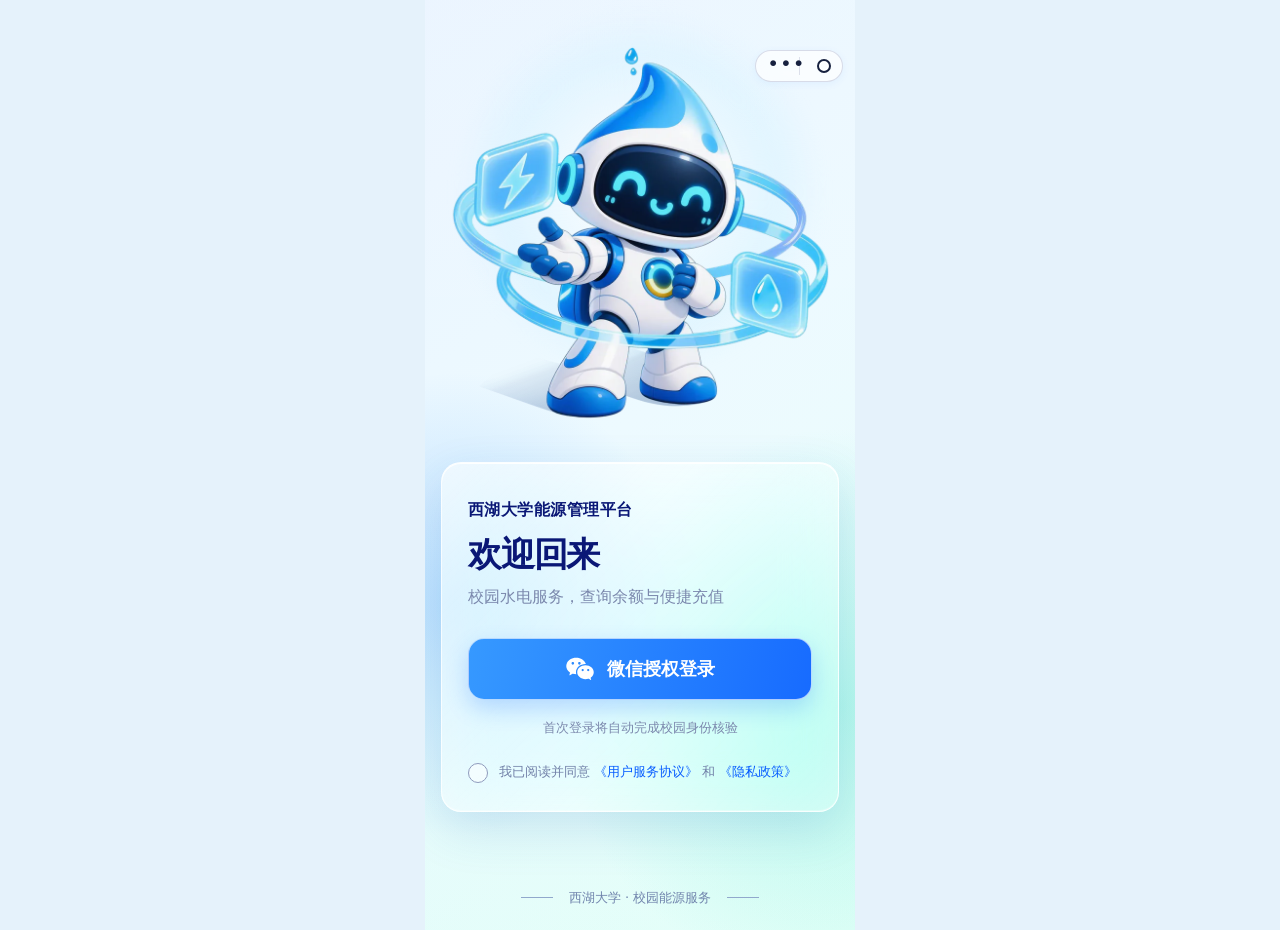
<file: login.html>
<!doctype html>
<html lang="zh-CN">
<head>
  <meta charset="UTF-8">
  <meta name="viewport" content="width=device-width,initial-scale=1,viewport-fit=cover">
  <title>登录｜西湖大学能源管理平台</title>
  <style>
    :root{--blue:#176bff;--blue-dark:#0a1776;--muted:#7b88ad;--glass:rgba(255,255,255,.43);--radius:20px;--shadow:0 18px 48px rgba(37,112,190,.16),inset 0 1px 0 rgba(255,255,255,.92),inset 0 -1px 0 rgba(255,255,255,.28);--font-family-sans:Inter,"PingFang SC","Microsoft YaHei",system-ui,sans-serif;--font-heading:34px/1.25 var(--font-family-sans);--font-title:20px/1.4 var(--font-family-sans);--font-body:16px/1.625 var(--font-family-sans);--font-label:500 13px/1.55 var(--font-family-sans);--font-caption:12px/1.5 var(--font-family-sans)}
    *{box-sizing:border-box}button,a,[role="button"],input,label{-webkit-tap-highlight-color:transparent}button,a{-webkit-touch-callout:none}
    html{background:#e5f2fb}
    body{margin:0;color:var(--blue-dark);font-family:var(--font-family-sans);-webkit-font-smoothing:antialiased}
    button,a{font:inherit}button{cursor:pointer}button:focus-visible,a:focus-visible,input:focus-visible+label{outline:3px solid rgba(23,107,255,.26);outline-offset:3px}
    .app{position:relative;width:min(100%,430px);min-height:930px;height:auto;margin:auto;overflow:hidden;background:radial-gradient(circle at 7% 65%,rgba(87,169,255,.34),transparent 32%),radial-gradient(circle at 96% 76%,rgba(72,236,204,.34),transparent 34%),linear-gradient(145deg,#eaf4ff 0%,#edfaff 46%,#e8fff9 100%);padding:462px 16px 22px;display:flex;flex-direction:column}
    .app::before{content:"";position:absolute;width:360px;height:360px;top:12px;left:50%;transform:translateX(-50%);border-radius:50%;background:radial-gradient(circle,rgba(255,255,255,.92),rgba(205,240,255,.38) 54%,transparent 72%);filter:blur(8px);pointer-events:none}
    .app::after{content:"";position:absolute;inset:0;pointer-events:none;background:linear-gradient(180deg,rgba(255,255,255,.08),transparent 48%,rgba(189,255,239,.12) 100%)}
    .status-bar{position:absolute;z-index:6;top:0;left:0;right:0;height:44px;padding:0 20px;display:flex;align-items:center;justify-content:space-between;color:#10183f;font-size:14px;line-height:20px;font-weight:600;font-variant-numeric:tabular-nums}
    .system-status{display:flex;align-items:center;gap:7px}.wifi{width:17px;height:14px;fill:none;stroke:currentColor;stroke-width:1.8;stroke-linecap:round}.battery{position:relative;width:24px;height:12px;border:1.5px solid currentColor;border-radius:3px}.battery::before{content:"";position:absolute;inset:2px;width:16px;border-radius:1px;background:currentColor}.battery::after{content:"";position:absolute;right:-3.5px;top:3px;width:2px;height:4px;border-radius:0 2px 2px 0;background:currentColor}
    .mini-capsule{position:absolute;z-index:6;top:50px;right:12px;width:88px;height:32px;padding:0;border:1px solid rgba(9,20,93,.14);border-radius:999px;background:rgba(255,255,255,.70);box-shadow:0 2px 8px rgba(23,107,255,.06);backdrop-filter:blur(10px);-webkit-backdrop-filter:blur(10px);display:flex;align-items:center;justify-content:space-evenly;color:#17213f}.mini-capsule::after{content:"";position:absolute;left:50%;width:1px;height:18px;background:rgba(9,20,93,.12)}.more-dots{font-size:20px;line-height:1;letter-spacing:1px;transform:translateY(-3px)}.capsule-ring{width:14px;height:14px;border:2px solid currentColor;border-radius:50%;box-shadow:inset 0 0 0 2px rgba(255,255,255,.72)}
    .hero-mascot{position:absolute;z-index:1;top:44px;left:50%;width:390px;height:390px;transform:translateX(-50%);object-fit:contain;pointer-events:none}
    .login-card{position:relative;z-index:1;padding:34px 26px 28px;border:1px solid rgba(255,255,255,.80);border-radius:var(--radius);background:linear-gradient(135deg,rgba(255,255,255,.62),var(--glass) 56%,rgba(255,255,255,.30));box-shadow:var(--shadow);backdrop-filter:blur(26px) saturate(155%);-webkit-backdrop-filter:blur(26px) saturate(155%)}
    .brand{margin:0 0 10px;font:600 var(--font-body);letter-spacing:.03em}
    h1{margin:0;font:700 var(--font-heading);letter-spacing:-.035em}
    .subtitle{margin:8px 0 28px;color:var(--muted);font:var(--font-body)}
    .wechat-login{width:100%;height:62px;border:1px solid rgba(255,255,255,.65);border-radius:16px;color:#fff;background:linear-gradient(105deg,#3699ff,#176bff);box-shadow:0 9px 22px rgba(23,107,255,.22);font-size:18px;font-weight:600;display:flex;align-items:center;justify-content:center;gap:12px;transition:transform .18s ease,filter .18s ease}
    .wechat-login:hover{filter:brightness(1.04)}.wechat-login:active{transform:scale(.985)}
    .wechat-icon{display:block;width:30px;height:30px;object-fit:contain;filter:brightness(0) invert(1)}
    .hint{margin:18px 0 24px;text-align:center;color:var(--muted);font:var(--font-label)}
    .consent{display:flex;align-items:flex-start;gap:11px;color:#7180a8;font:var(--font-label)}
    .consent input{position:absolute;opacity:0;pointer-events:none}.check{flex:0 0 20px;width:20px;height:20px;margin-top:1px;border:1.5px solid #8e9abc;border-radius:50%;background:rgba(255,255,255,.5);display:grid;place-items:center;transition:.18s}.consent input:checked+label .check{border-color:var(--blue);background:var(--blue)}.consent input:checked+label .check::after{content:"";width:8px;height:4px;border-left:2px solid #fff;border-bottom:2px solid #fff;transform:rotate(-45deg) translateY(-1px)}
    .consent label{display:flex;align-items:flex-start;gap:11px;cursor:pointer}.consent a{color:#075dff;text-decoration:none}.consent a:hover{text-decoration:underline}
    .footer{position:relative;z-index:1;display:flex;align-items:center;justify-content:center;gap:16px;margin-top:auto;padding-top:22px;color:#7185ad;font:var(--font-label)}.footer::before,.footer::after{content:"";width:32px;height:1px;background:#91a8cc}
    .toast{position:fixed;z-index:10;left:50%;bottom:28px;max-width:calc(100% - 40px);padding:10px 16px;border-radius:999px;background:#102342;color:#fff;font-size:13px;white-space:nowrap;opacity:0;transform:translate(-50%,12px);pointer-events:none;transition:.2s}.toast.show{opacity:1;transform:translate(-50%,0)}
    @media(max-width:380px){.app{padding-top:414px;padding-bottom:16px}.hero-mascot{top:46px;width:350px;height:350px}.login-card{padding:25px 20px 22px}h1{font-size:32px}.subtitle{font-size:15px;margin-bottom:20px}.hint{margin:14px 0 18px}.footer{padding-top:16px}}
    @media(prefers-reduced-motion:reduce){*{transition:none!important}}
    @media(prefers-reduced-transparency:reduce){.login-card{background:#fff;backdrop-filter:none;-webkit-backdrop-filter:none}}
  </style>
</head>
<body>
  <main class="app">
    <!-- 浏览器预览不显示模拟系统状态栏：
    <header class="status-bar" aria-label="手机状态栏">
      <time datetime="09:41">9:41</time>
      <div class="system-status" aria-label="Wi-Fi 已连接，电池电量充足">
        <svg class="wifi" viewBox="0 0 20 16" aria-hidden="true"><path d="M2 5.5a12 12 0 0 1 16 0M5 9a7.6 7.6 0 0 1 10 0M8.2 12.3a2.8 2.8 0 0 1 3.6 0"/><circle cx="10" cy="14.2" r=".8" fill="currentColor" stroke="none"/></svg>
        <span class="battery" aria-hidden="true"></span>
      </div>
    </header>
    -->
    <button class="mini-capsule" type="button" aria-label="微信小程序菜单"><span class="more-dots">•••</span><span class="capsule-ring" aria-hidden="true"></span></button>
    <img class="hero-mascot" src="exec-9b9650c1-edc1-47ca-9b94-c9742b7feea8.webp" alt="蓝白色能源服务机器人，身边环绕电力与水滴标识">
    <section class="login-card" aria-labelledby="login-title">
      <p class="brand">西湖大学能源管理平台</p>
      <h1 id="login-title">欢迎回来</h1>
      <p class="subtitle">校园水电服务，查询余额与便捷充值</p>
      <button class="wechat-login" id="loginButton" type="button">
        <img class="wechat-icon" src="svg/wechat-fill.svg" alt="">
        微信授权登录
      </button>
      <p class="hint">首次登录将自动完成校园身份核验</p>
      <div class="consent">
        <input id="consent" type="checkbox">
        <label for="consent"><span class="check" aria-hidden="true"></span><span>我已阅读并同意 <a href="#" data-doc="《用户服务协议》">《用户服务协议》</a> 和 <a href="#" data-doc="《隐私政策》">《隐私政策》</a></span></label>
      </div>
    </section>
    <footer class="footer">西湖大学 · 校园能源服务</footer>
  </main>
  <div class="toast" id="toast" role="status" aria-live="polite"></div>
  <script>
    const consent=document.querySelector('#consent');
    const toast=document.querySelector('#toast');
    let toastTimer;
    function showToast(message){toast.textContent=message;toast.classList.add('show');clearTimeout(toastTimer);toastTimer=setTimeout(()=>toast.classList.remove('show'),2200)}
    document.querySelector('#loginButton').addEventListener('click',()=>{
      if(!consent.checked){showToast('请先阅读并同意用户协议与隐私政策');consent.focus();return}
      showToast('即将进入首页');setTimeout(()=>location.href='index.html',650);
    });
    document.querySelectorAll('[data-doc]').forEach(link=>link.addEventListener('click',event=>{event.preventDefault();event.stopPropagation();showToast(`${link.dataset.doc}内容待接入`)}));
  </script>
</body>
</html>
</file>
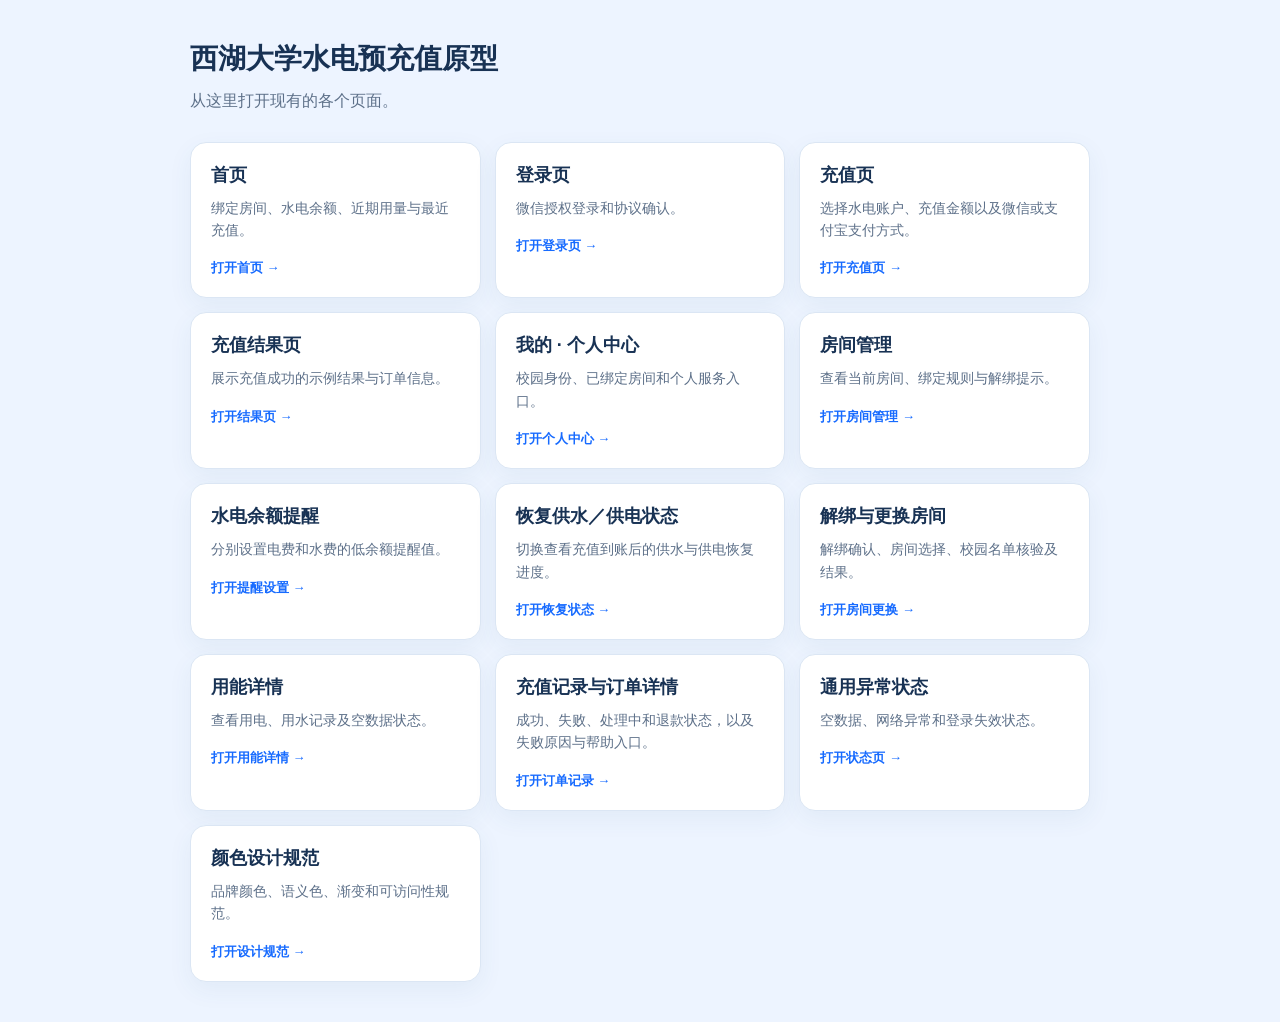
<file: prototype-gallery.html>
<!doctype html>
<html lang="zh-CN">
<head>
  <meta charset="utf-8">
  <meta name="viewport" content="width=device-width, initial-scale=1">
  <title>西湖大学水电预充值｜原型入口</title>
  <style>
    :root{color-scheme:light;font-family:Inter,"PingFang SC","Microsoft YaHei",sans-serif;color:#183254;background:#edf4ff}
    *{box-sizing:border-box}body{margin:0;padding:40px 20px}main{max-width:900px;margin:auto}header{margin-bottom:28px}h1{font-size:28px;margin:0 0 10px}p{line-height:1.6;color:#5d7089;margin:0}.tag{display:inline-block;padding:5px 10px;border-radius:99px;background:#dceaff;color:#175ecb;font-size:12px;font-weight:600;margin-bottom:14px}.grid{display:grid;grid-template-columns:repeat(auto-fit,minmax(240px,1fr));gap:14px}.card{display:block;text-decoration:none;color:inherit;background:white;border:1px solid #dbe6f4;border-radius:16px;padding:20px;min-height:145px;box-shadow:0 8px 24px #31588510;transition:transform .18s,box-shadow .18s}.card:hover,.card:focus-visible{transform:translateY(-3px);box-shadow:0 12px 28px #31588523;outline:2px solid #176bff;outline-offset:2px}.card h2{font-size:18px;margin:0 0 10px}.card p{font-size:14px}.card span{display:block;color:#176bff;font-size:13px;font-weight:600;margin-top:18px}.note{margin-top:24px;padding:16px 18px;border-radius:12px;background:#fff;border:1px solid #dbe6f4;font-size:13px;color:#5d7089}@media(max-width:560px){body{padding:24px 16px}h1{font-size:23px}}
  </style>
</head>
<body>
  <main>
    <header><h1>西湖大学水电预充值原型</h1><p>从这里打开现有的各个页面。</p></header>
    <div class="grid">
      <a class="card" href="index.html"><h2>首页</h2><p>绑定房间、水电余额、近期用量与最近充值。</p><span>打开首页 →</span></a>
      <a class="card" href="login.html"><h2>登录页</h2><p>微信授权登录和协议确认。</p><span>打开登录页 →</span></a>
      <a class="card" href="recharge.html"><h2>充值页</h2><p>选择水电账户、充值金额以及微信或支付宝支付方式。</p><span>打开充值页 →</span></a>
      <a class="card" href="recharge-result.html"><h2>充值结果页</h2><p>展示充值成功的示例结果与订单信息。</p><span>打开结果页 →</span></a>
      <a class="card" href="my.html"><h2>我的 · 个人中心</h2><p>校园身份、已绑定房间和个人服务入口。</p><span>打开个人中心 →</span></a>
      <a class="card" href="my.html?view=room"><h2>房间管理</h2><p>查看当前房间、绑定规则与解绑提示。</p><span>打开房间管理 →</span></a>
      <a class="card" href="my.html?view=reminder"><h2>水电余额提醒</h2><p>分别设置电费和水费的低余额提醒值。</p><span>打开提醒设置 →</span></a>
      <a class="card" href="my.html?view=recovery"><h2>恢复供水／供电状态</h2><p>切换查看充值到账后的供水与供电恢复进度。</p><span>打开恢复状态 →</span></a>
      <a class="card" href="room-change.html"><h2>解绑与更换房间</h2><p>解绑确认、房间选择、校园名单核验及结果。</p><span>打开房间更换 →</span></a>
      <a class="card" href="usage.html"><h2>用能详情</h2><p>查看用电、用水记录及空数据状态。</p><span>打开用能详情 →</span></a>
      <a class="card" href="orders.html"><h2>充值记录与订单详情</h2><p>成功、失败、处理中和退款状态，以及失败原因与帮助入口。</p><span>打开订单记录 →</span></a>
      <a class="card" href="system-states.html"><h2>通用异常状态</h2><p>空数据、网络异常和登录失效状态。</p><span>打开状态页 →</span></a>
      <a class="card" href="westlake-color-design-system.html"><h2>颜色设计规范</h2><p>品牌颜色、语义色、渐变和可访问性规范。</p><span>打开设计规范 →</span></a>
    </div>
    
  </main>
</body>
</html>
</file>
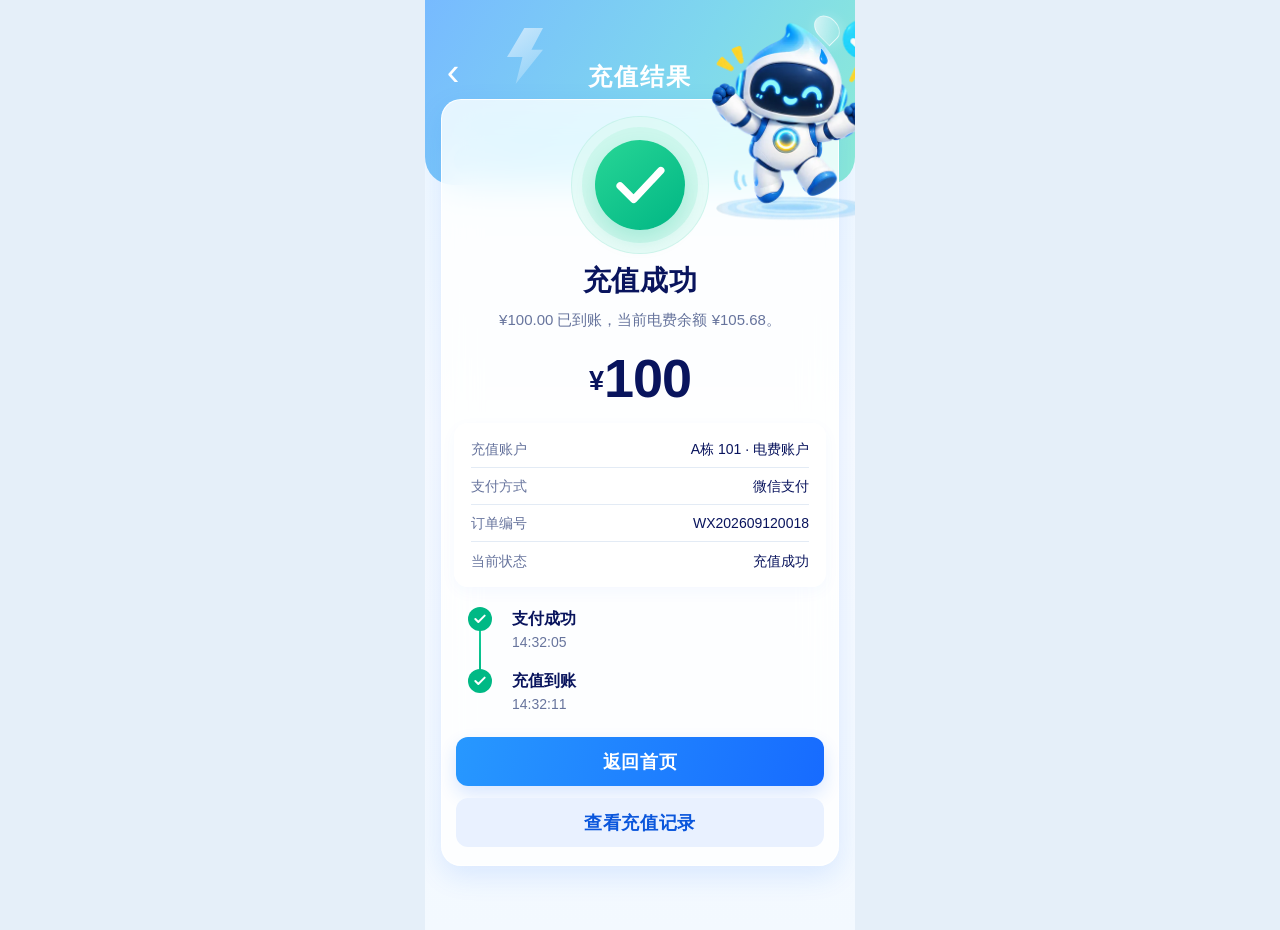
<file: recharge-result.html>
<!doctype html>
<html lang="zh-CN">
<head>
  <meta charset="UTF-8">
  <meta name="viewport" content="width=device-width,initial-scale=1,viewport-fit=cover">
  <title>充值结果｜西湖大学能源管理平台</title>
  <style>
    :root{
      --color-blue-500:#176bff;--color-blue-600:#0a56dc;--color-teal-500:#00d1b2;
      --text-primary:#09145d;--text-secondary:#67749d;--stroke-subtle:#e3ebf5;
      --background-page:#f5f9fd;--background-container:rgba(255,255,255,.82);
      --status-success:#00b985;--radius-xl:16px;--radius-2xl:20px;
      --spacing-8:8px;--spacing-12:12px;--spacing-16:16px;--spacing-24:24px;
      --shadow-elevation-md:0 10px 28px rgba(23,107,255,.12);
      --font:"PingFang SC","Noto Sans SC","Microsoft YaHei",-apple-system,BlinkMacSystemFont,sans-serif
    }
    *{box-sizing:border-box}button,a,[role="button"],input,label{-webkit-tap-highlight-color:transparent}button,a{-webkit-touch-callout:none}
    html{background:#e5eff9}
    body{margin:0;color:var(--text-primary);font-family:var(--font);-webkit-font-smoothing:antialiased}
    button{font:inherit;cursor:pointer}
    button:focus-visible{outline:3px solid rgba(23,107,255,.28);outline-offset:3px}
    .app{position:relative;width:min(100%,430px);min-height:930px;margin:auto;overflow:hidden;background:linear-gradient(180deg,#eaf6ff 0%,#f8fbff 46%,#f3f9ff 100%)}
    .hero{position:relative;height:185px;overflow:visible;border-radius:0 0 28px 28px;background:linear-gradient(120deg,#77baff 0%,#7fd8ed 58%,#8cebd6 100%)}
    .back{position:absolute;z-index:5;top:50px;left:6px;display:grid;place-items:center;width:44px;height:44px;border:0;background:transparent;color:#fff;font-size:38px;line-height:1}
    .page-title{position:absolute;z-index:3;top:60px;left:0;right:0;margin:0;text-align:center;color:#fff;font-size:24px;line-height:34px;font-weight:700;letter-spacing:.08em}
    .bolt{position:absolute;z-index:1;top:28px;left:82px;width:36px;height:56px;opacity:.62;clip-path:polygon(48% 0,100% 0,68% 39%,100% 39%,24% 100%,43% 52%,0 52%);background:linear-gradient(145deg,#fff,rgba(255,255,255,.2))}
    .orb{position:absolute;left:23px;bottom:4px;width:42px;height:42px;border:6px solid rgba(255,255,255,.22);border-radius:50%;box-shadow:0 0 13px rgba(255,255,255,.3)}
    .droplet{position:absolute;top:14px;right:17px;width:22px;height:29px;border:1px solid rgba(255,255,255,.5);border-radius:70% 70% 70% 0;transform:rotate(-45deg);background:linear-gradient(145deg,rgba(255,255,255,.7),rgba(255,255,255,.09));box-shadow:0 2px 14px rgba(255,255,255,.28)}
    .mascot{position:absolute;z-index:5;top:0;right:-55px;width:235px;height:235px;object-fit:contain;pointer-events:none}
    .result-card{position:relative;z-index:4;margin:-86px var(--spacing-16) 48px;padding:16px 12px 18px;border:1px solid rgba(255,255,255,.9);border-radius:var(--radius-2xl);background:var(--background-container);box-shadow:var(--shadow-elevation-md);backdrop-filter:blur(18px) saturate(140%);-webkit-backdrop-filter:blur(18px) saturate(140%)}
    .success-mark{display:grid;place-items:center;width:138px;height:138px;margin:0 auto 8px;border:1px solid rgba(0,185,133,.1);border-radius:50%;background:rgba(221,250,244,.7)}
    .success-mark::before{content:"";position:absolute;width:116px;height:116px;border-radius:50%;background:rgba(202,247,235,.8)}
    .success-center{position:relative;display:grid;place-items:center;width:90px;height:90px;border-radius:50%;background:linear-gradient(140deg,#28d696,#00b684);box-shadow:0 10px 20px rgba(0,185,133,.19)}
    .success-center svg{width:58px;height:58px;overflow:visible}
    .result-title{margin:0;text-align:center;font-size:28px;line-height:38px;font-weight:700;letter-spacing:.02em}
    .result-description{margin:8px -2px 0;text-align:center;color:var(--text-secondary);font-size:15px;line-height:24px}
    .amount{margin:13px 0 9px;text-align:center;font-size:54px;line-height:66px;font-weight:700;letter-spacing:-1px;font-variant-numeric:tabular-nums}
    .amount small{font-size:27px;letter-spacing:0;vertical-align:7px}
    .details{margin:0 0 20px;padding:7px 16px;border:1px solid rgba(255,255,255,.94);border-radius:14px;background:rgba(255,255,255,.68);box-shadow:0 5px 16px rgba(23,107,255,.04)}
    .detail-row{display:flex;align-items:center;justify-content:space-between;gap:12px;min-height:37px;margin:0;border-bottom:1px solid var(--stroke-subtle);font-size:14px;line-height:22px}
    .detail-row:last-child{border-bottom:0}
    .detail-row dt{flex:0 0 auto;color:var(--text-secondary);font-weight:500}
    .detail-row dd{min-width:0;margin:0;text-align:right;font-weight:500;white-space:nowrap}
    .timeline{position:relative;list-style:none;margin:0 0 23px;padding:0 14px}
    .timeline::before{content:"";position:absolute;top:18px;bottom:40px;left:25px;width:2px;background:linear-gradient(#18cf9b,#00b985)}
    .timeline-item{position:relative;display:flex;align-items:flex-start;gap:20px;min-height:62px}
    .timeline-item:last-child{min-height:42px}
    .timeline-icon{position:relative;z-index:1;display:grid;place-items:center;width:24px;height:24px;flex:0 0 24px;border-radius:50%;background:var(--status-success)}
    .timeline-icon svg{display:block;width:16px;height:16px}
    .timeline-label{font-size:16px;line-height:24px;font-weight:600}
    .timeline-time{display:block;margin-top:1px;color:var(--text-secondary);font-size:14px;line-height:20px;font-variant-numeric:tabular-nums}
    .actions{display:grid;gap:12px;margin:0 2px}
    .action-button{display:grid;place-items:center;width:100%;height:49px;border:0;border-radius:12px;font-size:18px;line-height:26px;font-weight:700;letter-spacing:.04em}
    .action-button.primary{color:#fff;background:linear-gradient(105deg,#2798ff,var(--color-blue-500));box-shadow:0 8px 18px rgba(23,107,255,.16)}
    .action-button.secondary{color:var(--color-blue-600);background:#e9f1ff}
    .toast{position:fixed;z-index:10;left:50%;bottom:24px;max-width:calc(100% - 40px);padding:10px 15px;border-radius:999px;background:#102342;color:#fff;font-size:13px;white-space:nowrap;opacity:0;transform:translate(-50%,10px);pointer-events:none;transition:.2s}
    .toast.show{opacity:1;transform:translate(-50%,0)}
    @media(max-width:380px){.result-card{margin-left:12px;margin-right:12px}.result-description{font-size:13px}.details{padding-left:12px;padding-right:12px}.detail-row{font-size:12px}.mascot{right:-65px}}
    @media(prefers-reduced-motion:reduce){*{transition:none!important}}
    @media(prefers-reduced-transparency:reduce){.result-card,.details{background:#fff;backdrop-filter:none;-webkit-backdrop-filter:none}}
  </style>
</head>
<body>
  <main class="app">
    <header class="hero">
      <button class="back" type="button" aria-label="返回充值页" id="backButton">‹</button>
      <span class="bolt" aria-hidden="true"></span><span class="orb" aria-hidden="true"></span><span class="droplet" aria-hidden="true"></span>
      <h1 class="page-title">充值结果</h1>
      <img class="mascot" src="output/ip/states/lanbao-recharge-result.webp?v=2" alt="庆祝充值成功的蓝宝机器人">
    </header>
    <section class="result-card" aria-labelledby="resultTitle">
      <div class="success-mark" aria-hidden="true"><span class="success-center"><svg viewBox="0 0 64 64" fill="none"><path d="M10 33L25 48L55 16" stroke="#fff" stroke-width="8" stroke-linecap="round" stroke-linejoin="round"/></svg></span></div>
      <h2 class="result-title" id="resultTitle">充值成功</h2>
      <p class="result-description">¥100.00 已到账，当前电费余额 ¥105.68。</p>
      <p class="amount"><small>¥</small>100</p>
      <dl class="details">
        <div class="detail-row"><dt>充值账户</dt><dd>A栋 101 · 电费账户</dd></div>
        <div class="detail-row"><dt>支付方式</dt><dd>微信支付</dd></div>
        <div class="detail-row"><dt>订单编号</dt><dd>WX202609120018</dd></div>
        <div class="detail-row"><dt>当前状态</dt><dd>充值成功</dd></div>
      </dl>
      <ol class="timeline" aria-label="充值进度">
        <li class="timeline-item"><span class="timeline-icon" aria-hidden="true"><svg viewBox="0 0 24 24" fill="none"><path d="m5 12 4.5 4.5L19 7" stroke="white" stroke-width="3" stroke-linecap="round" stroke-linejoin="round"/></svg></span><div><span class="timeline-label">支付成功</span><time class="timeline-time" datetime="2026-09-12T14:32:05">14:32:05</time></div></li>
        <li class="timeline-item"><span class="timeline-icon" aria-hidden="true"><svg viewBox="0 0 24 24" fill="none"><path d="m5 12 4.5 4.5L19 7" stroke="white" stroke-width="3" stroke-linecap="round" stroke-linejoin="round"/></svg></span><div><span class="timeline-label">充值到账</span><time class="timeline-time" datetime="2026-09-12T14:32:11">14:32:11</time></div></li>
      </ol>
      <div class="actions">
        <button class="action-button primary" type="button" id="homeButton">返回首页</button>
        <button class="action-button secondary" type="button" id="recordsButton">查看充值记录</button>
      </div>
    </section>
  </main>
  <div class="toast" id="toast" role="status" aria-live="polite"></div>
  <script>
    const toast=document.querySelector('#toast');let toastTimer;
    function notify(message){toast.textContent=message;toast.classList.add('show');clearTimeout(toastTimer);toastTimer=setTimeout(()=>toast.classList.remove('show'),2000)}
    document.querySelector('#backButton').addEventListener('click',()=>location.href='recharge.html');
    document.querySelector('#homeButton').addEventListener('click',()=>location.href='index.html');
    document.querySelector('#recordsButton').addEventListener('click',()=>location.href='orders.html');
    const params=new URLSearchParams(location.search),amount=Number(params.get('amount')),type=params.get('type')==='water'?'water':'electric',payment=params.get('payment')==='支付宝支付'?'支付宝支付':'微信支付';
if(Number.isInteger(amount)&&amount>0&&amount<=1000){document.querySelector('.amount').innerHTML=`<small>¥</small>${amount}`;document.querySelector('.result-description').textContent=`¥${amount.toFixed(2)} 已到账，当前${type==='water'?'水费':'电费'}余额已更新。`}
    document.querySelector('.details .detail-row:nth-child(1) dd').textContent=`A栋 101 · ${type==='water'?'水费账户':'电费账户'}`;
    document.querySelector('.details .detail-row:nth-child(2) dd').textContent=payment;
  </script>
</body>
</html>
</file>
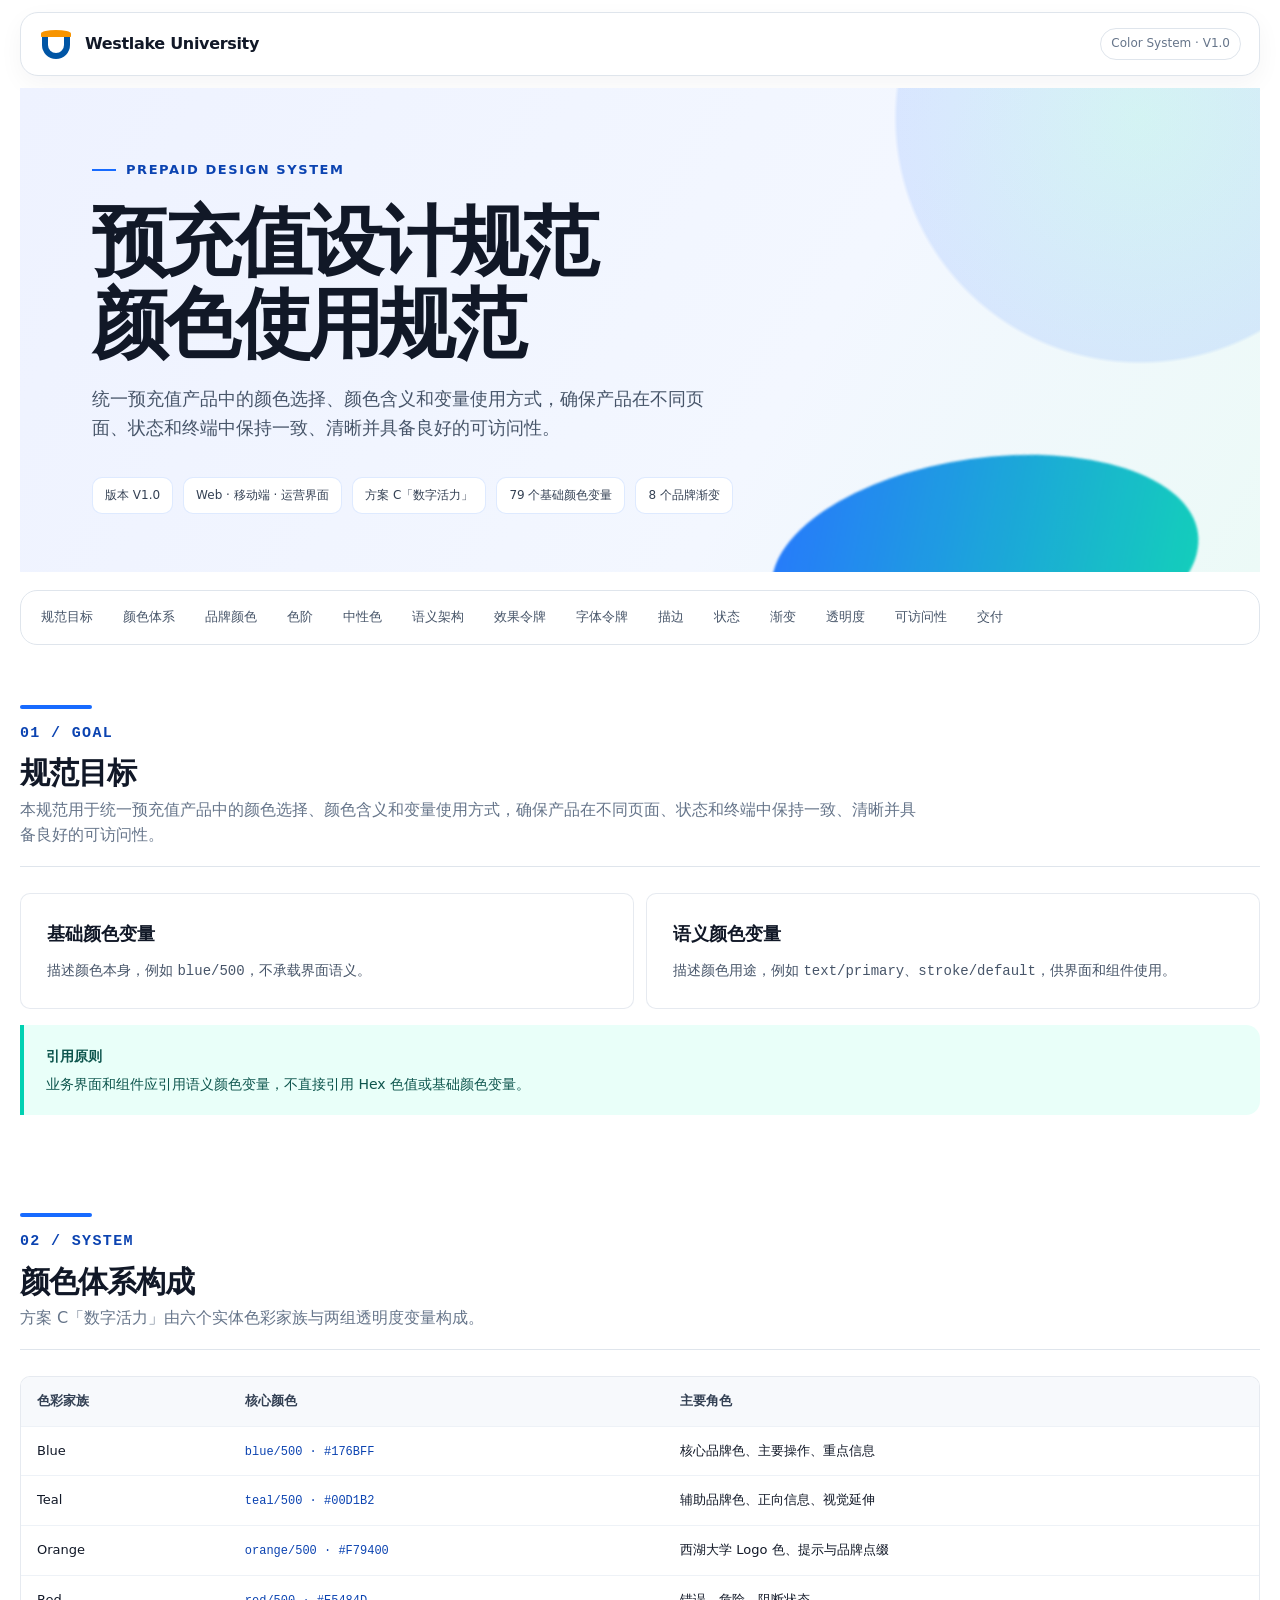
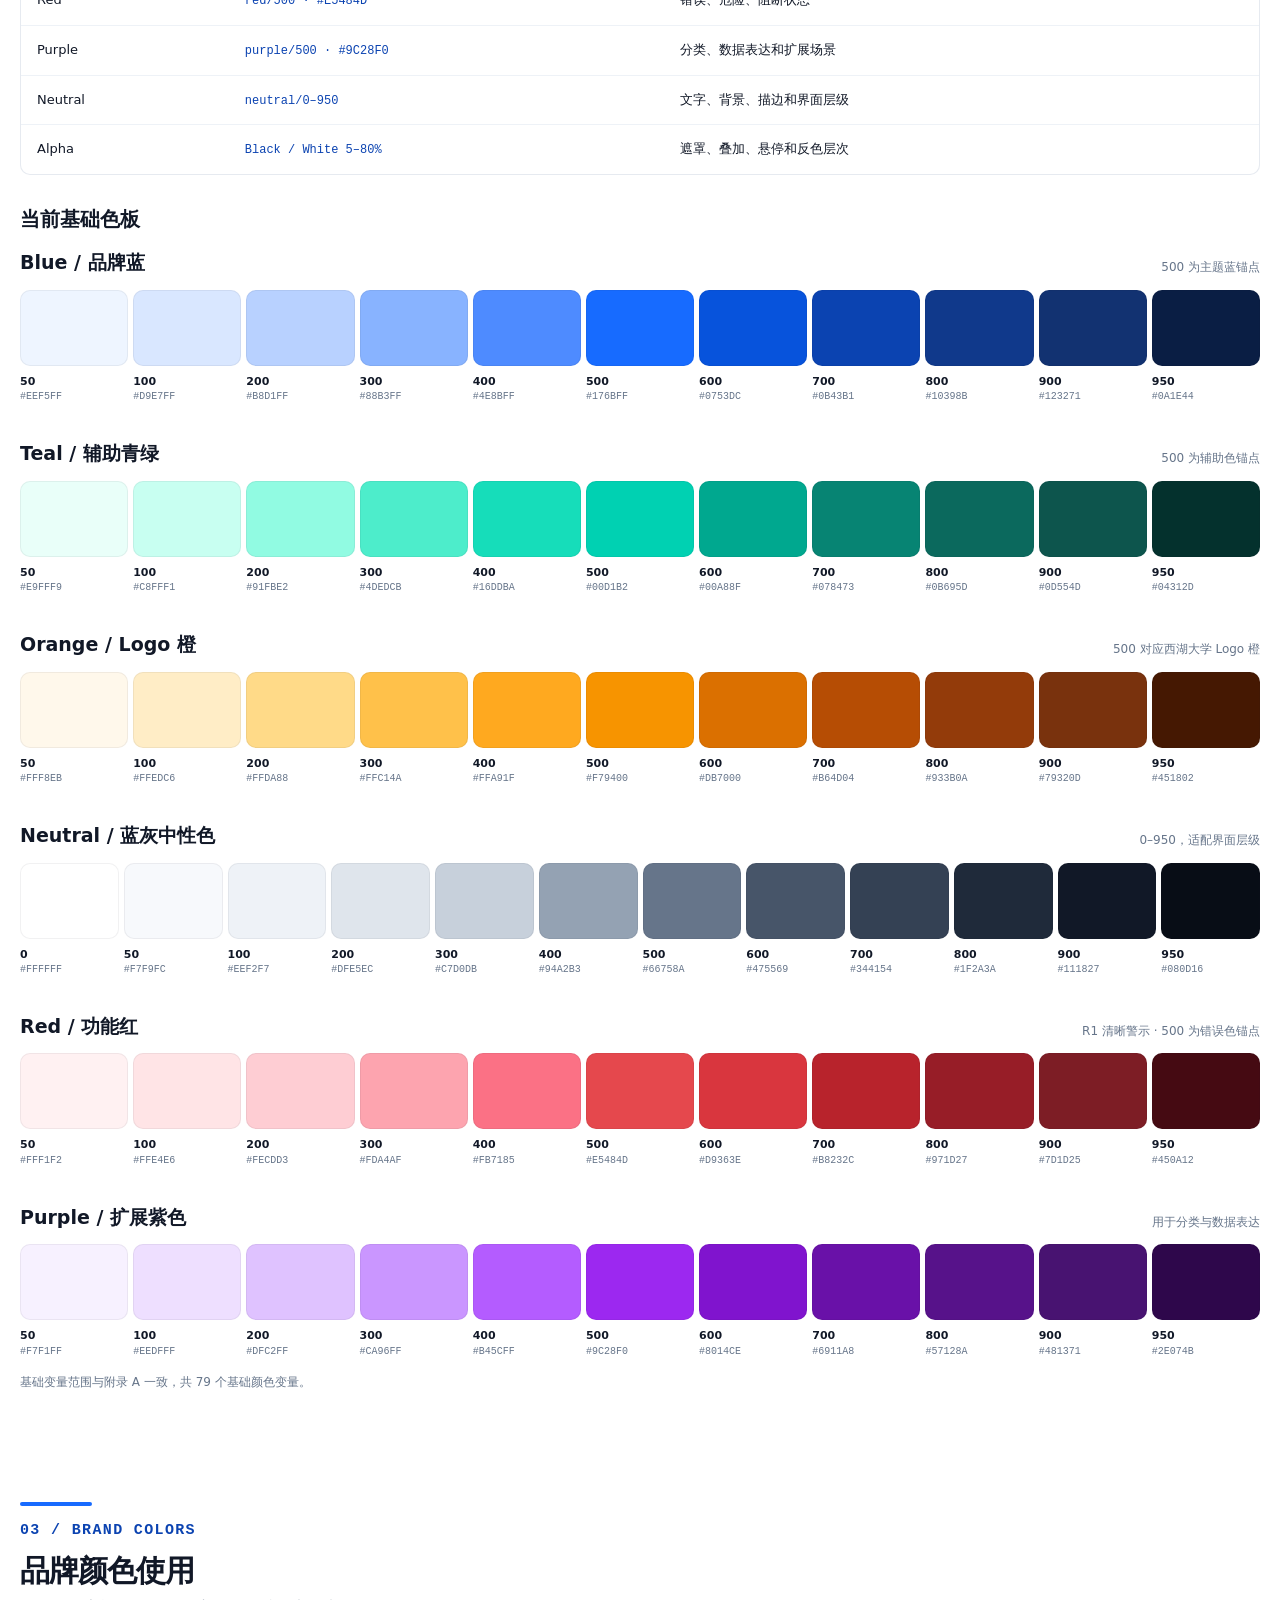
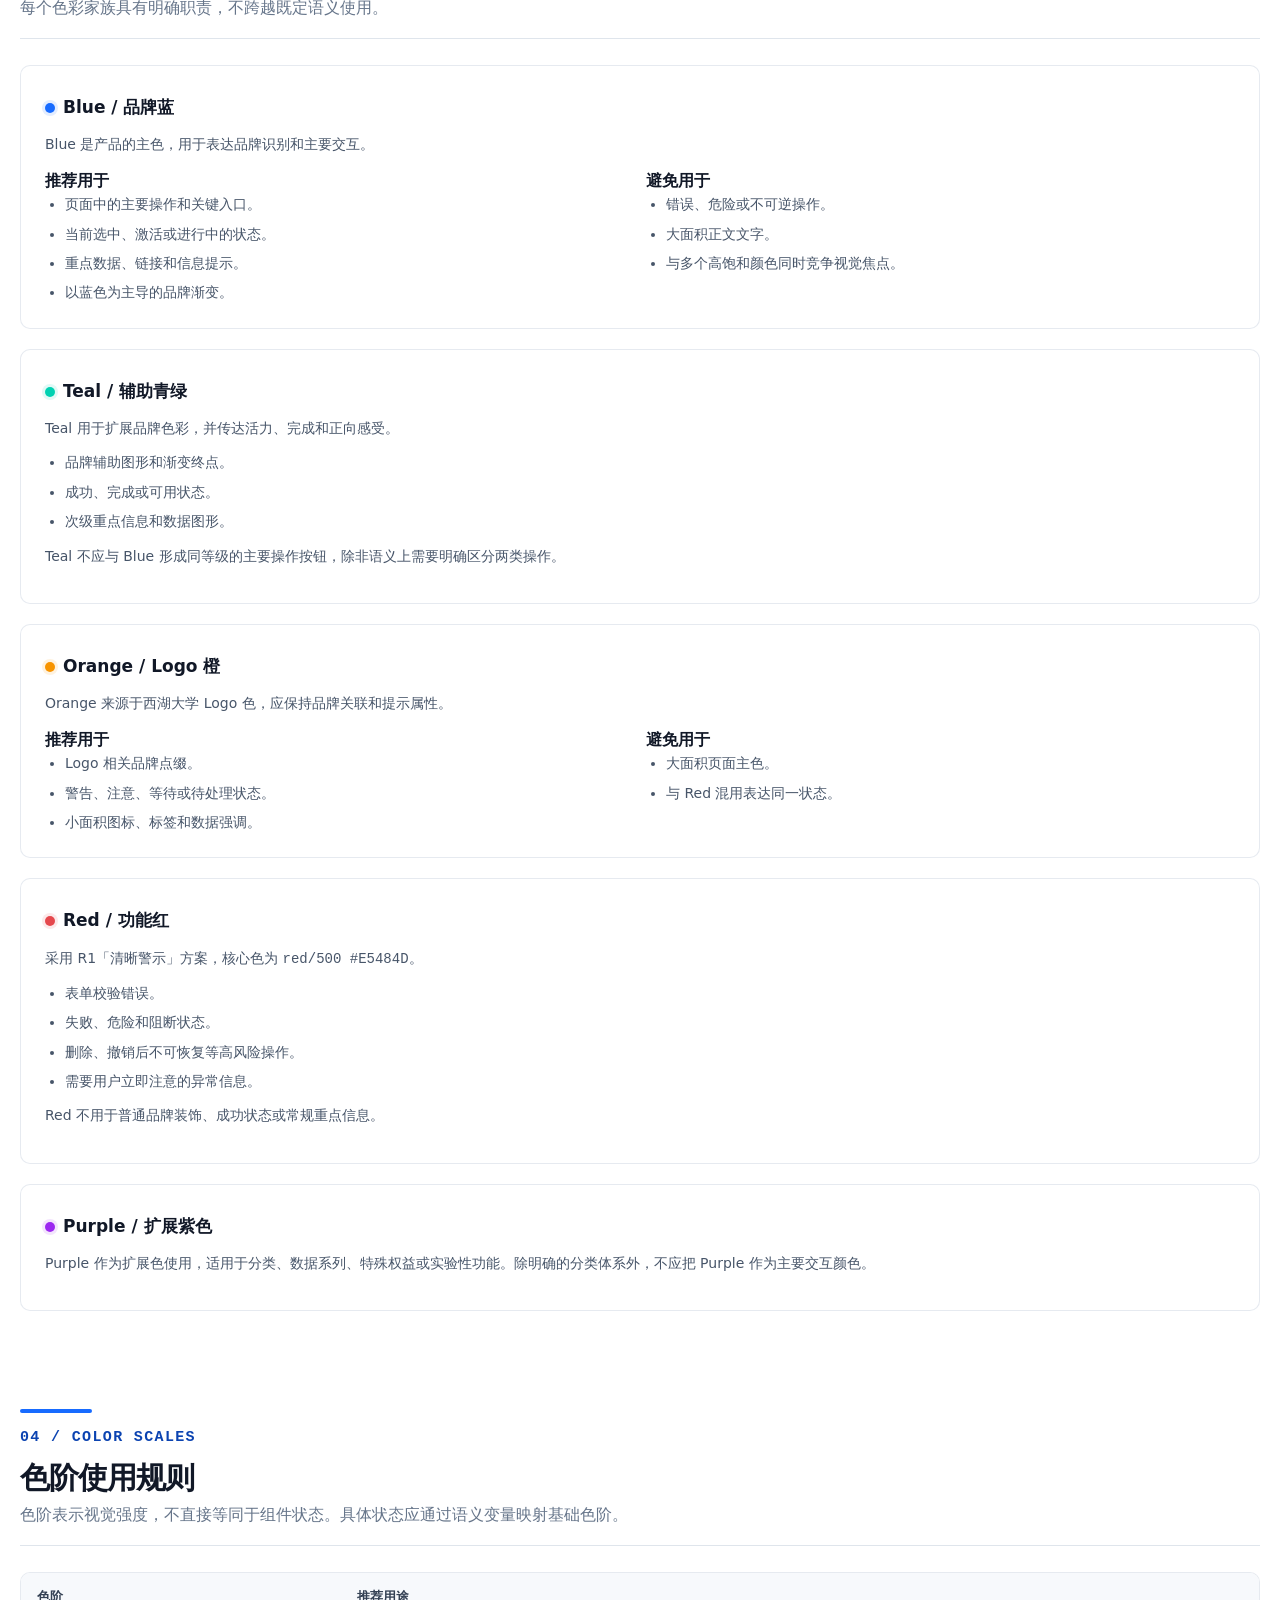
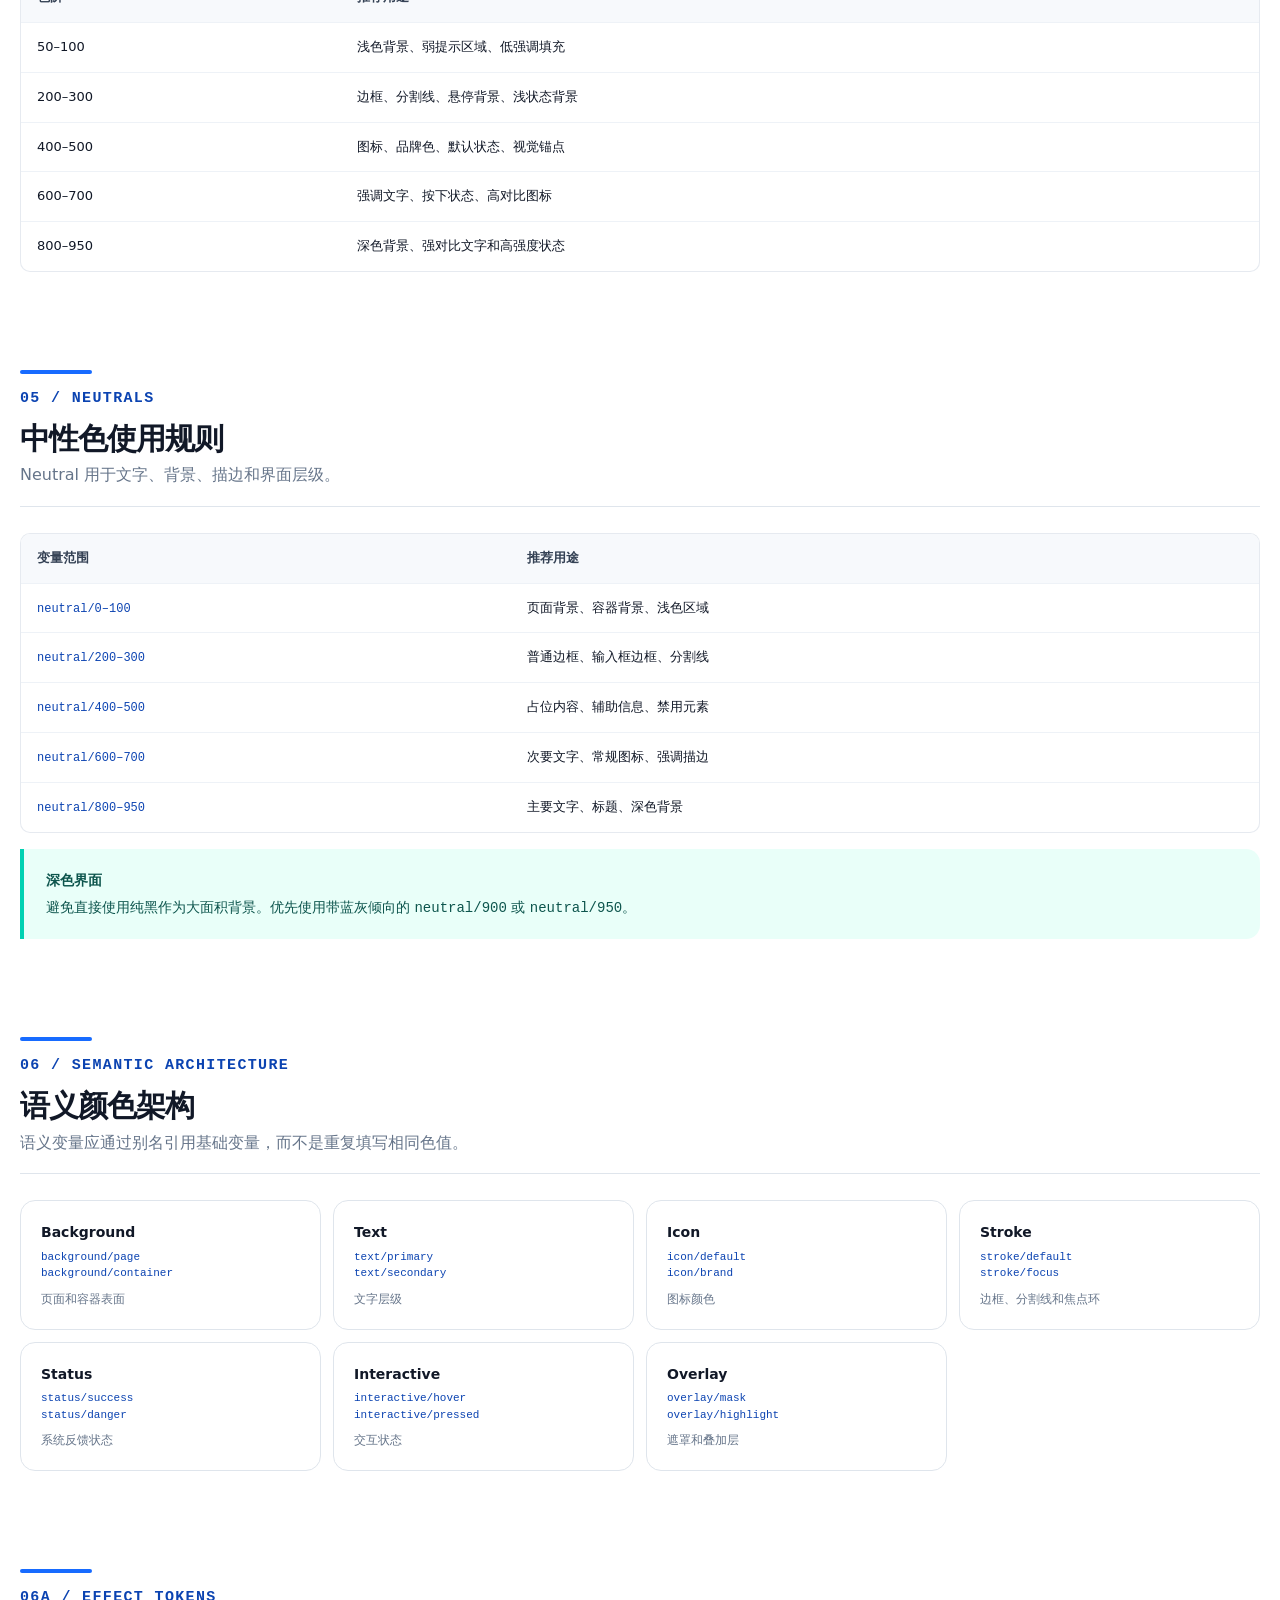
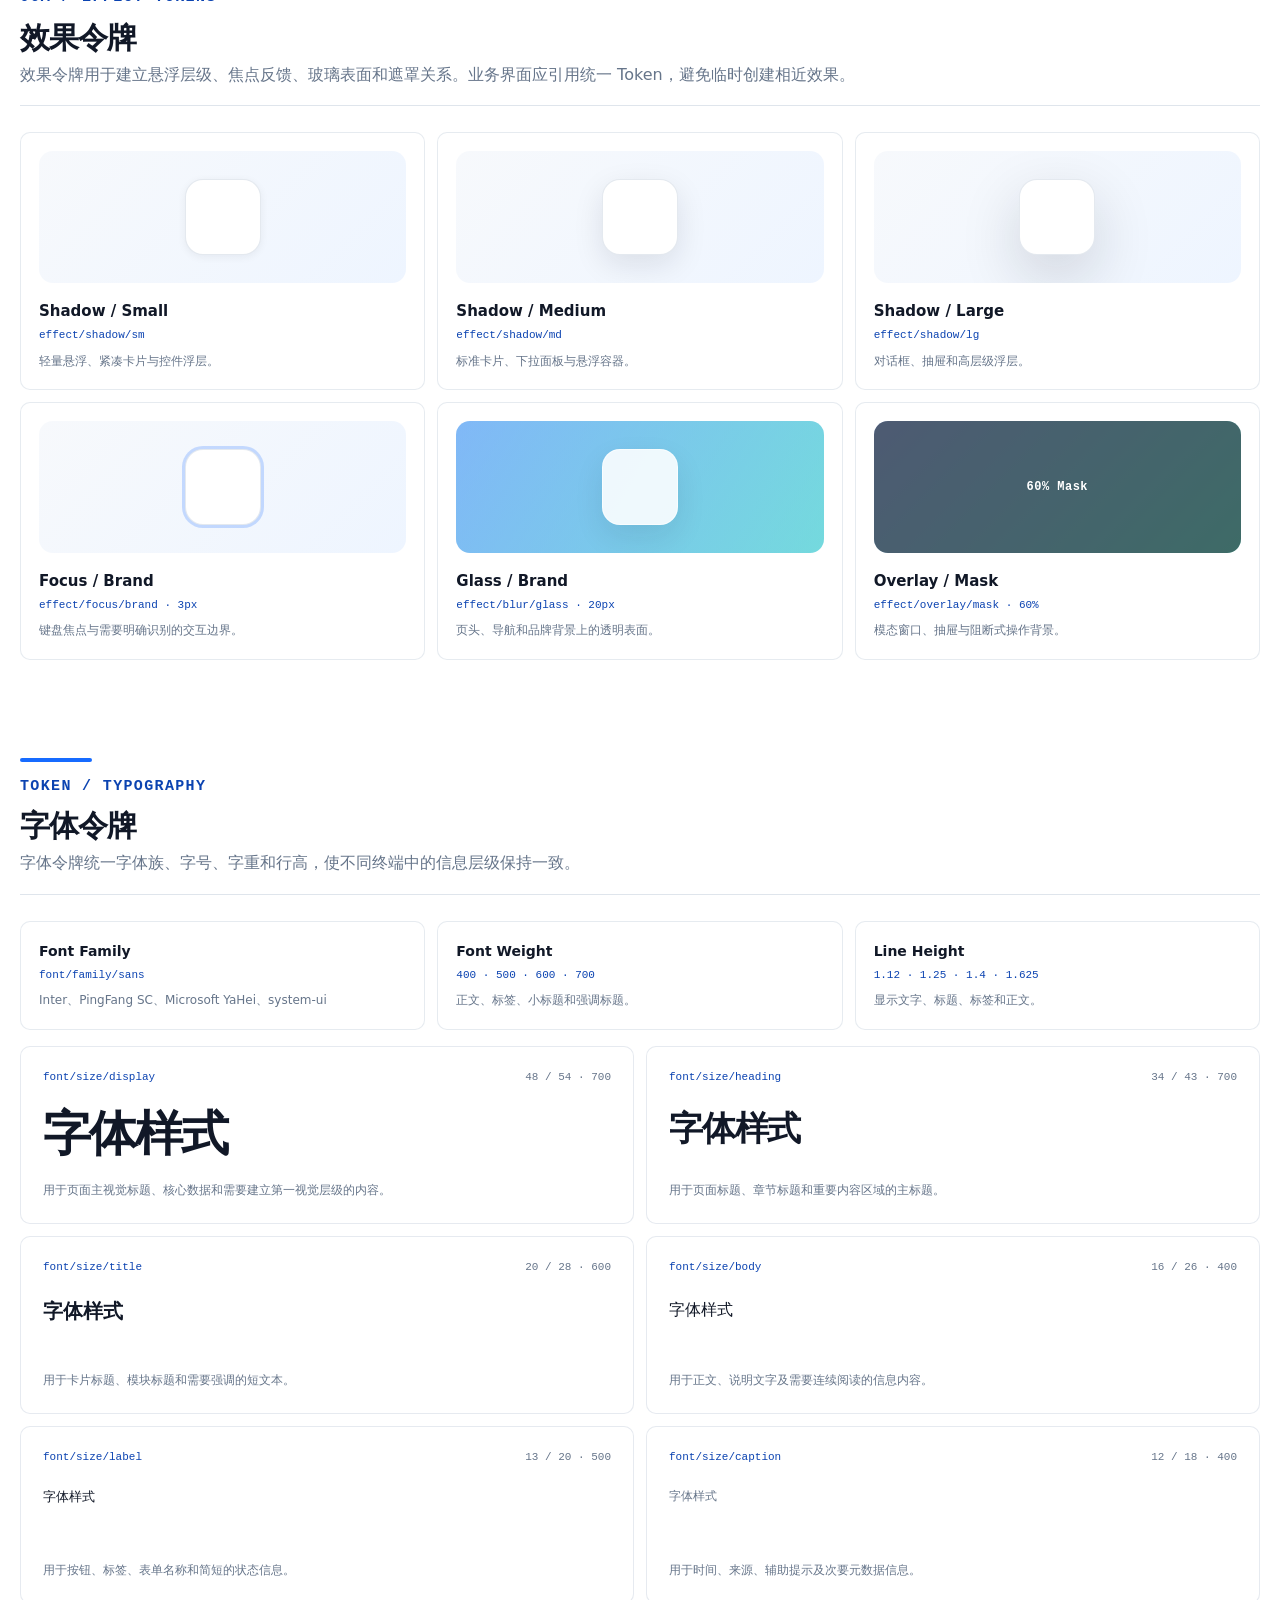
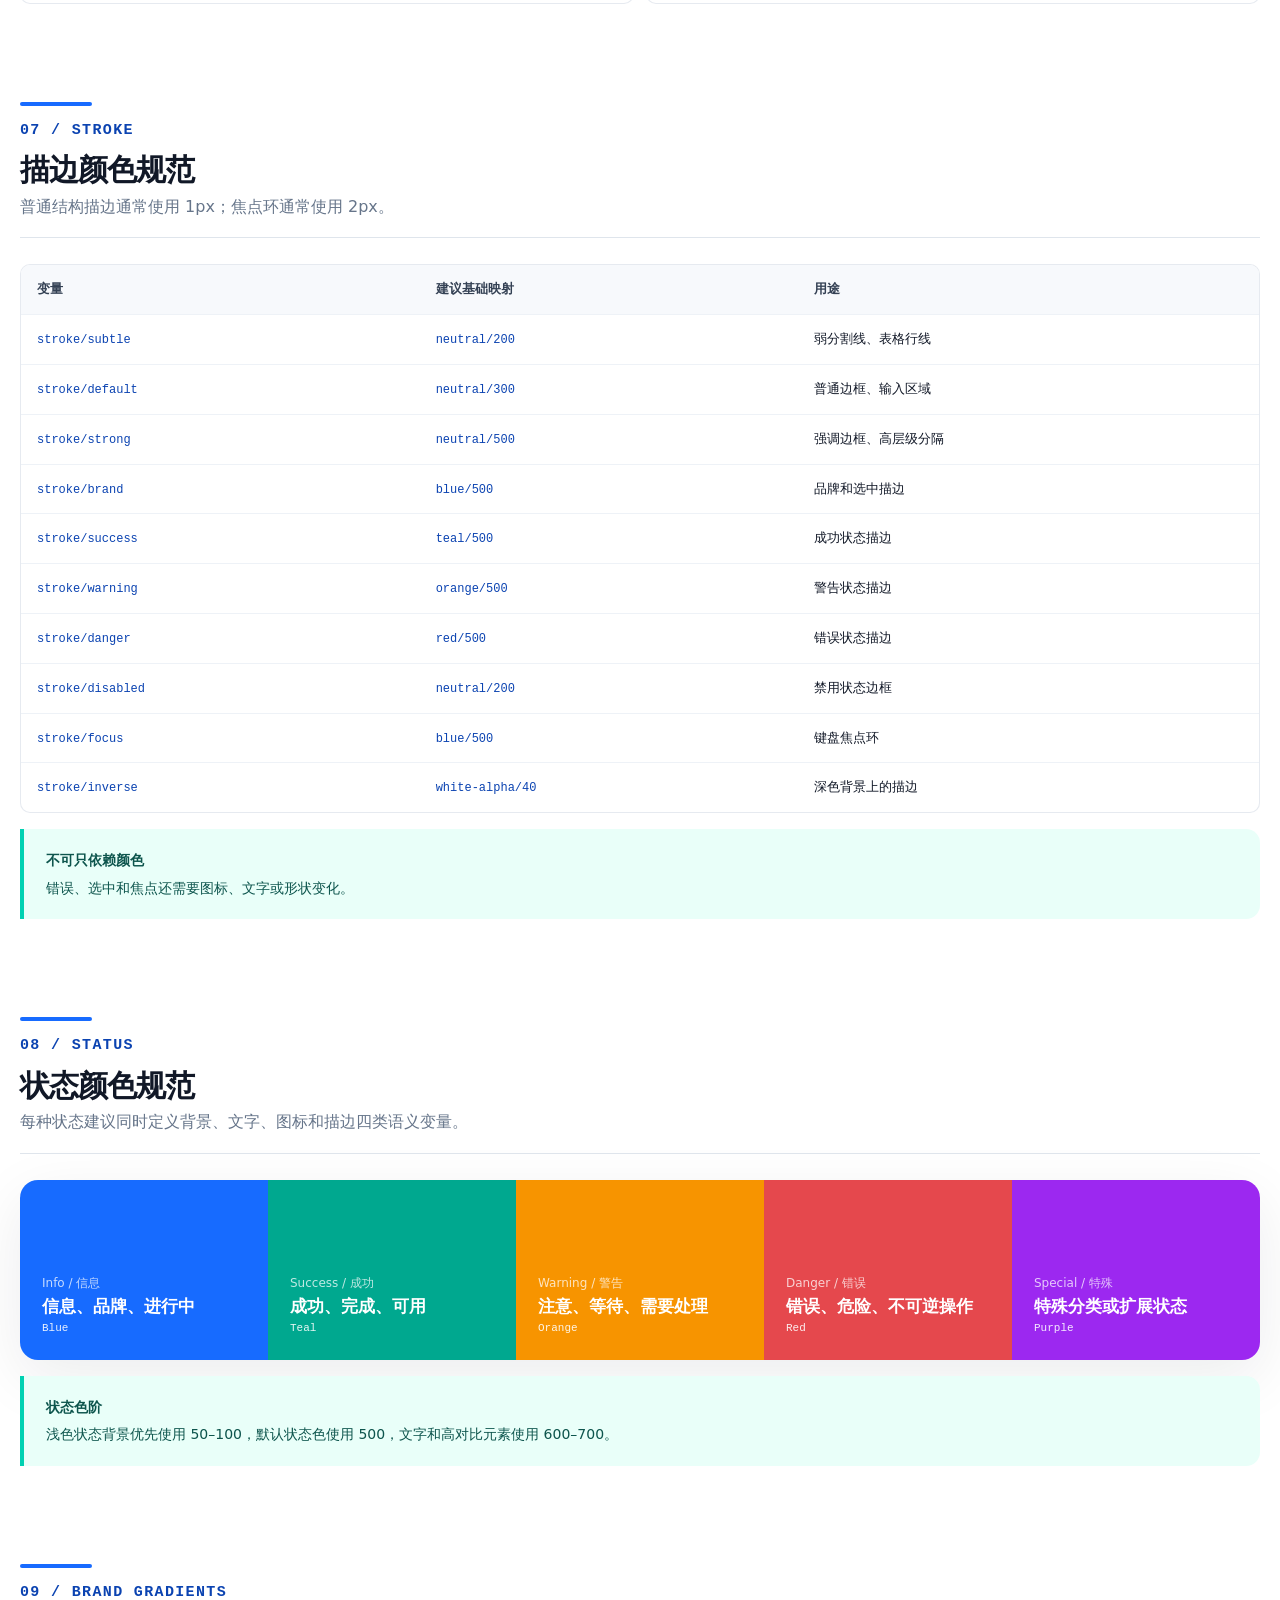
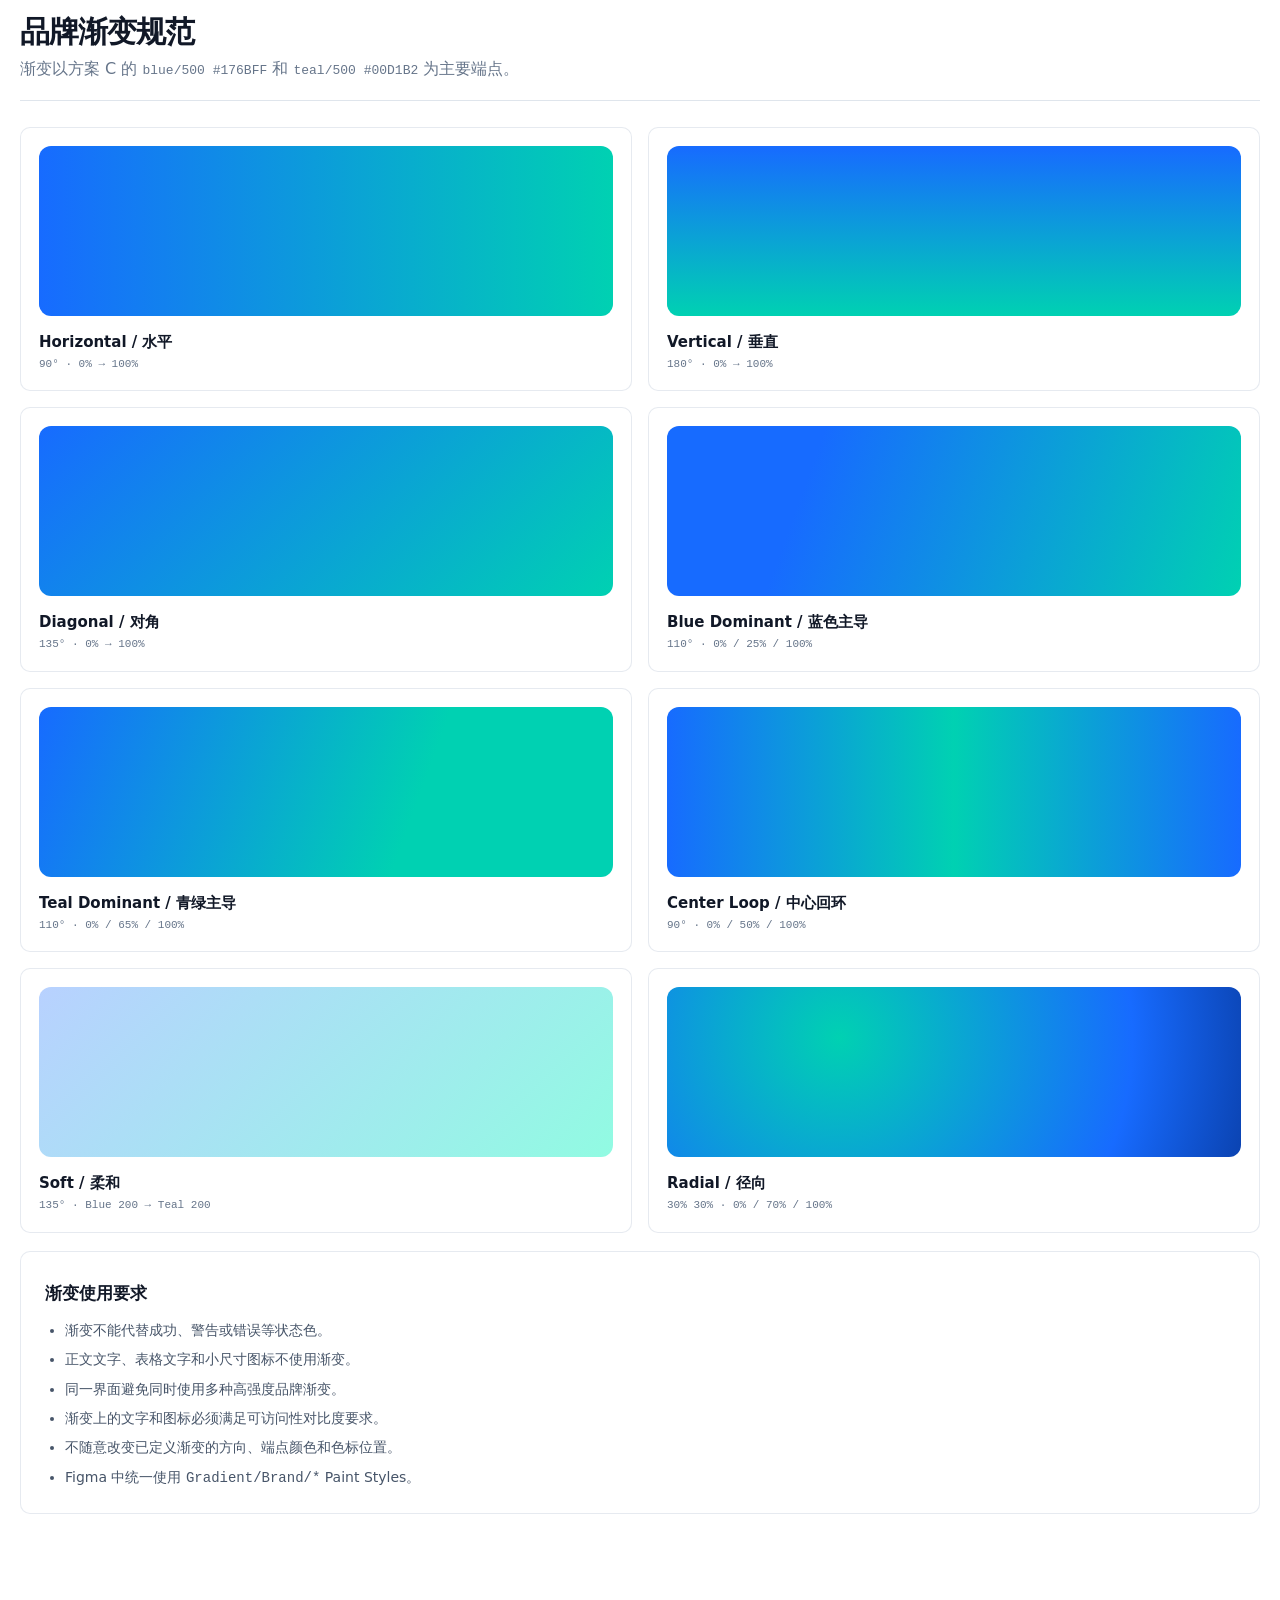
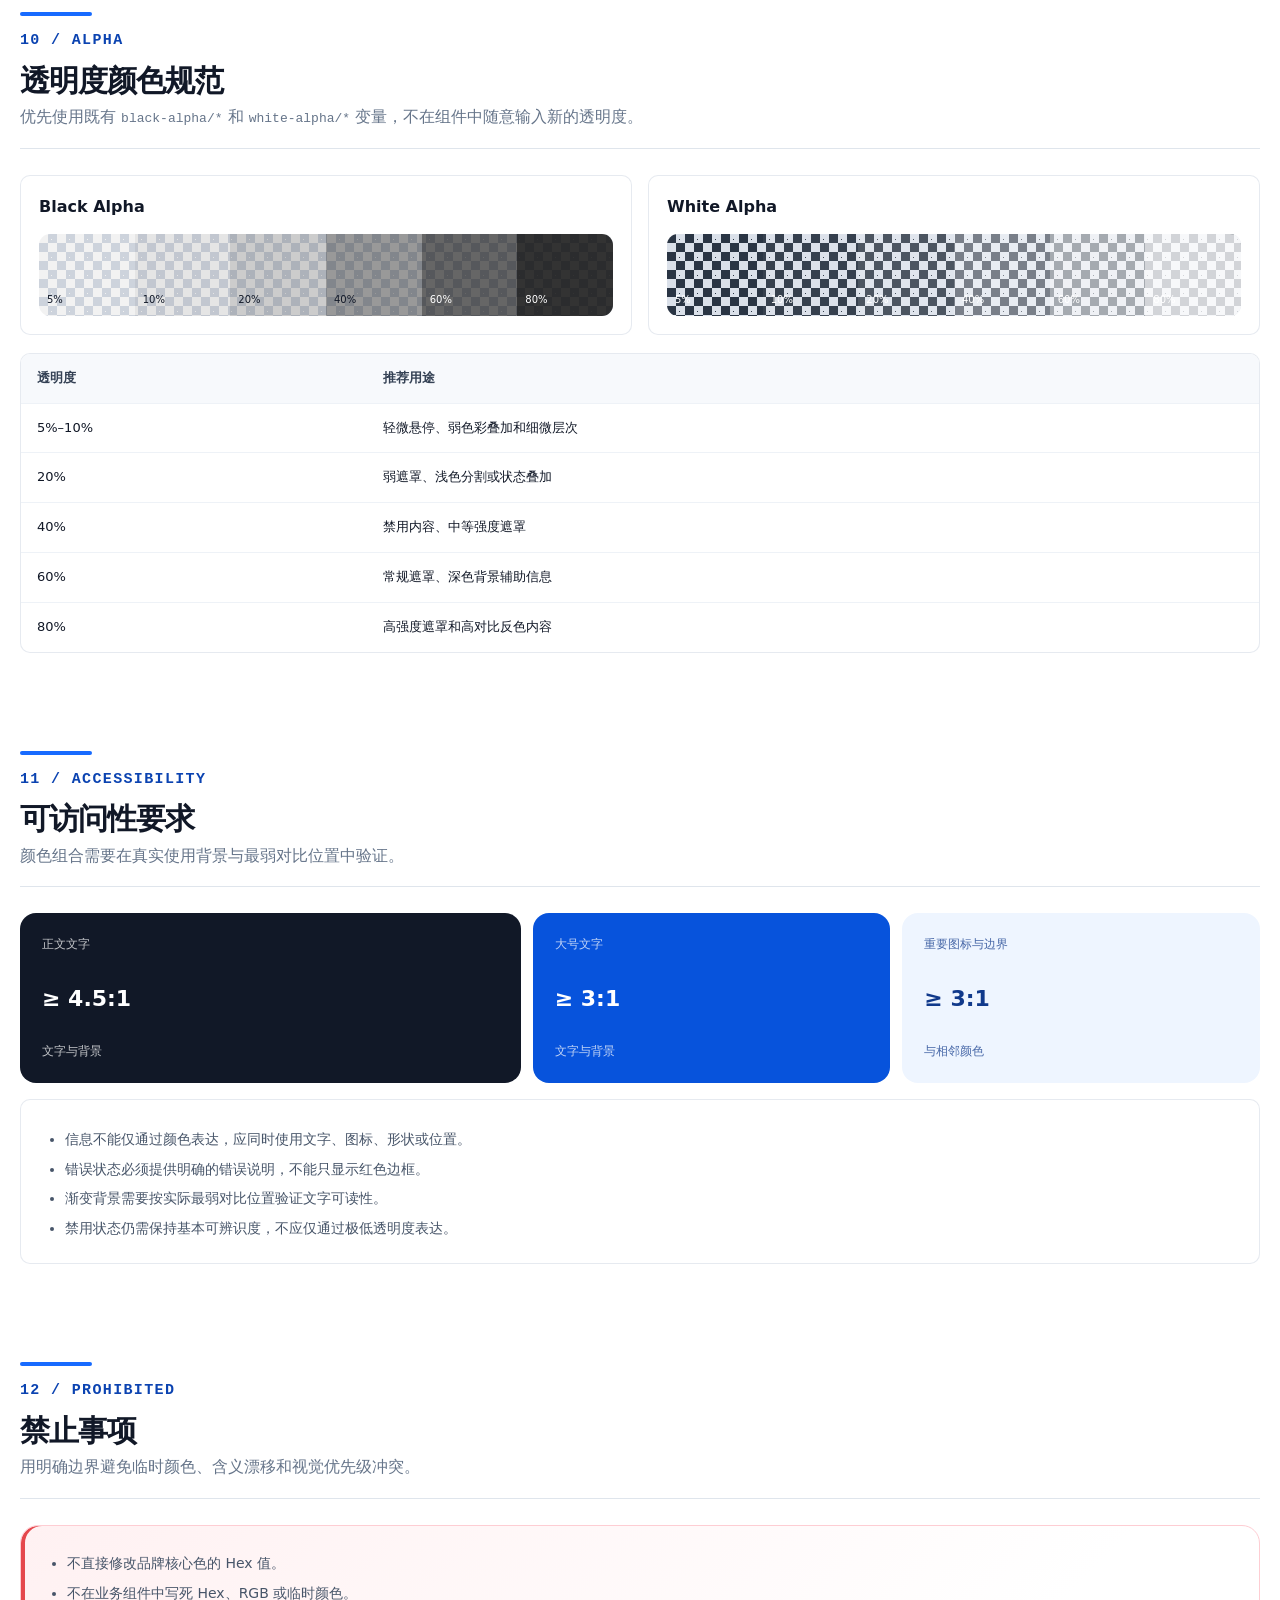
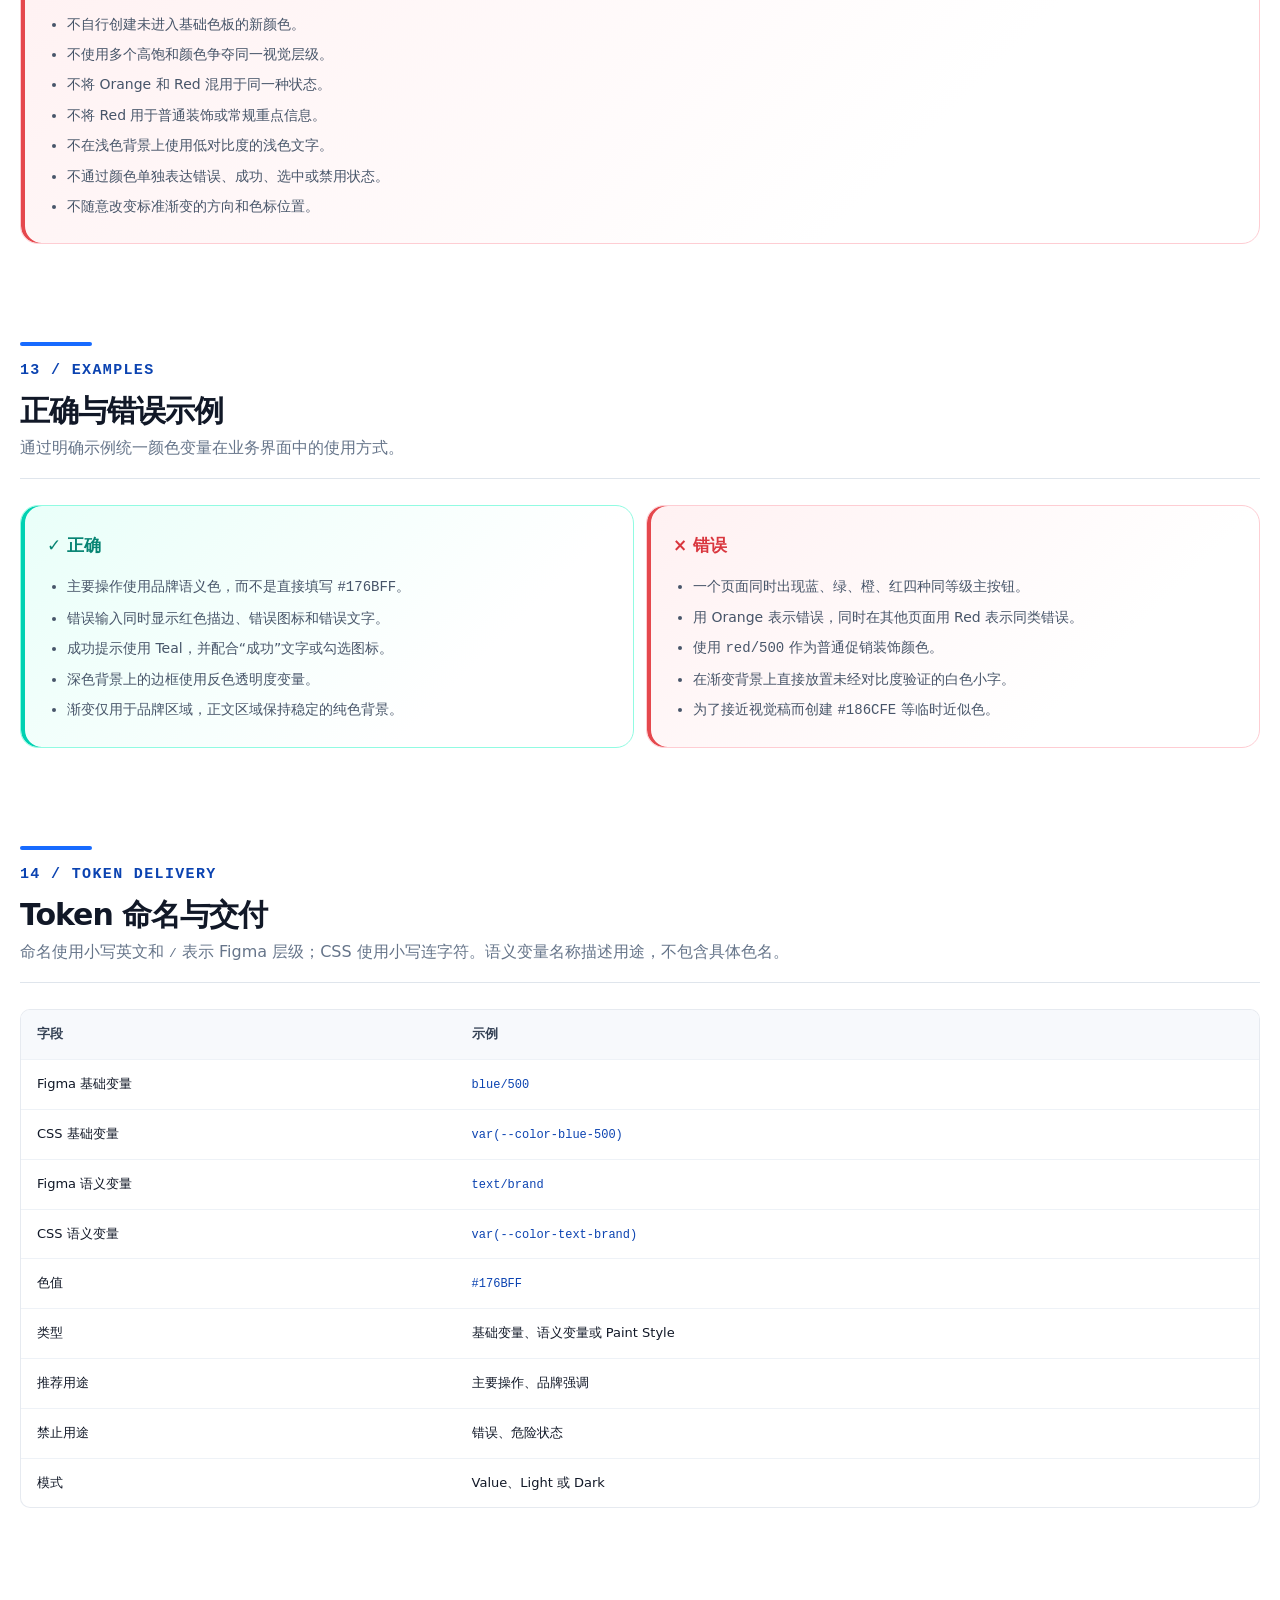
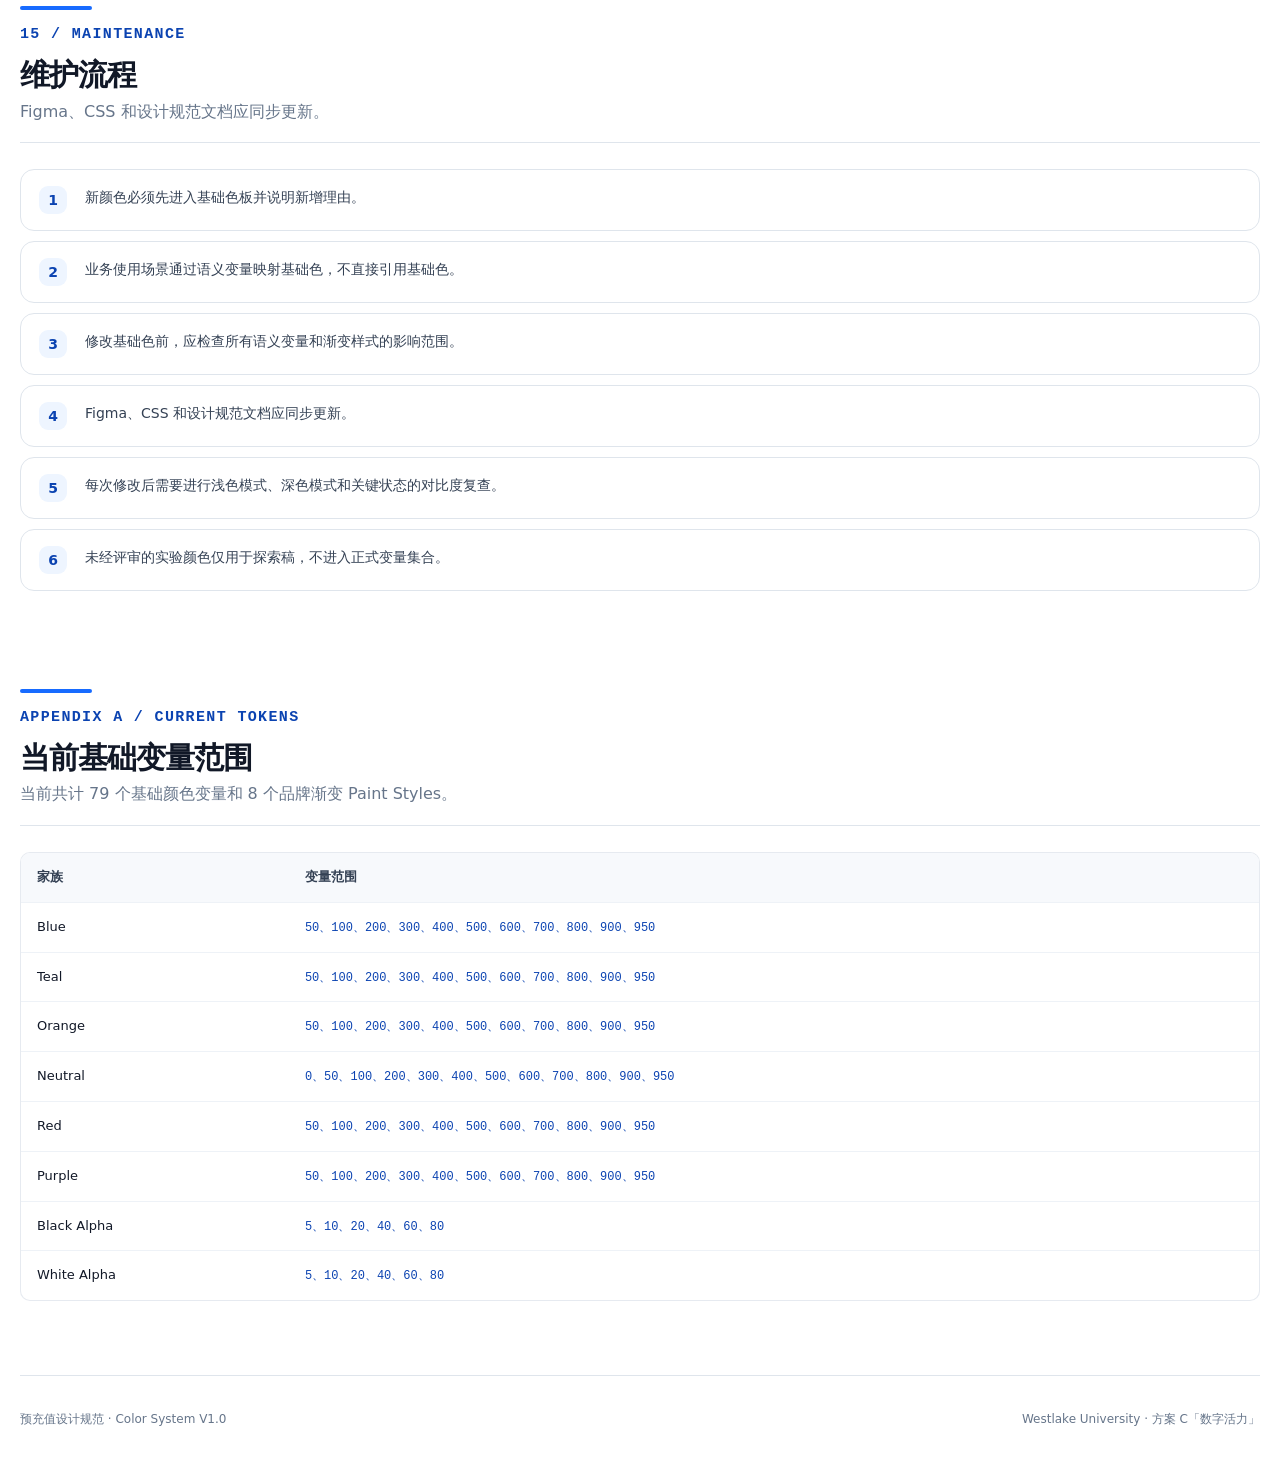
<file: westlake-color-design-system.html>
<!doctype html>
<html lang="zh-CN">
<head>
  <meta charset="UTF-8">
  <meta name="viewport" content="width=device-width, initial-scale=1.0">
  <title>预充值设计规范 · 颜色系统</title>
  <style>
    :root{
      --blue-50:#EEF5FF;--blue-100:#D9E7FF;--blue-200:#B8D1FF;--blue-300:#88B3FF;--blue-400:#4E8BFF;--blue-500:#176BFF;--blue-600:#0753DC;--blue-700:#0B43B1;--blue-800:#10398B;--blue-900:#123271;--blue-950:#0A1E44;
      --teal-50:#E9FFF9;--teal-100:#C8FFF1;--teal-200:#91FBE2;--teal-300:#4DEDCB;--teal-400:#16DDBA;--teal-500:#00D1B2;--teal-600:#00A88F;--teal-700:#078473;--teal-800:#0B695D;--teal-900:#0D554D;--teal-950:#04312D;
      --orange-50:#FFF8EB;--orange-100:#FFEDC6;--orange-200:#FFDA88;--orange-300:#FFC14A;--orange-400:#FFA91F;--orange-500:#F79400;--orange-600:#DB7000;--orange-700:#B64D04;--orange-800:#933B0A;--orange-900:#79320D;--orange-950:#451802;
      --red-50:#FFF1F2;--red-100:#FFE4E6;--red-200:#FECDD3;--red-300:#FDA4AF;--red-400:#FB7185;--red-500:#E5484D;--red-600:#D9363E;--red-700:#B8232C;--red-800:#971D27;--red-900:#7D1D25;--red-950:#450A12;
      --purple-50:#F7F1FF;--purple-100:#EEDFFF;--purple-200:#DFC2FF;--purple-300:#CA96FF;--purple-400:#B45CFF;--purple-500:#9C28F0;--purple-600:#8014CE;--purple-700:#6911A8;--purple-800:#57128A;--purple-900:#481371;--purple-950:#2E074B;
      --neutral-0:#FFFFFF;--neutral-50:#F7F9FC;--neutral-100:#EEF2F7;--neutral-200:#DFE5EC;--neutral-300:#C7D0DB;--neutral-400:#94A2B3;--neutral-500:#66758A;--neutral-600:#475569;--neutral-700:#344154;--neutral-800:#1F2A3A;--neutral-900:#111827;--neutral-950:#080D16;
      --page:#F7F9FC;--surface:#FFFFFF;--text:#111827;--muted:#66758A;--line:#DFE5EC;--radius:18px;--shadow:0 18px 60px rgba(17,24,39,.08);
    }
    *{box-sizing:border-box}
    html{scroll-behavior:smooth}
    body{margin:0;background:radial-gradient(circle at 8% 4%,rgba(23,107,255,.11),transparent 30rem),radial-gradient(circle at 94% 28%,rgba(0,209,178,.1),transparent 34rem),linear-gradient(180deg,#F8FAFD 0%,#F3F7FC 48%,#F7F9FC 100%);background-attachment:fixed;color:var(--text);font-family:Inter,"PingFang SC","Microsoft YaHei",system-ui,sans-serif;line-height:1.6}
    a{color:inherit;text-decoration:none}
    .shell{width:min(1440px,calc(100% - 40px));margin:auto}
    .topbar{height:64px;display:flex;align-items:center;justify-content:space-between;margin:12px 0;padding:0 18px;border:1px solid rgba(255,255,255,.78);border-radius:18px;background:rgba(255,255,255,.62);box-shadow:0 12px 38px rgba(17,24,39,.055);backdrop-filter:blur(18px);-webkit-backdrop-filter:blur(18px)}
    .brand{display:flex;align-items:center;gap:12px;font-weight:700;letter-spacing:-.02em}
    .mark{position:relative;width:34px;height:34px}
    .mark:before{content:"";position:absolute;inset:9px 3px 2px;border:6px solid #0055A5;border-top:0;border-radius:0 0 16px 16px}
    .mark:after{content:"";position:absolute;left:2px;right:2px;top:3px;height:7px;background:#F79400;border-radius:70% 70% 10% 10%}
    .version{font-size:12px;color:var(--muted);border:1px solid var(--line);background:#fff;padding:5px 10px;border-radius:999px}
    .hero{position:relative;overflow:hidden;min-height:450px;padding:72px 72px 58px;border:1px solid rgba(255,255,255,.82);border-radius:30px;background:linear-gradient(135deg,rgba(242,247,255,.94) 0%,rgba(228,247,255,.92) 48%,rgba(233,255,249,.9) 100%);box-shadow:0 26px 80px rgba(24,63,116,.12);backdrop-filter:blur(18px);-webkit-backdrop-filter:blur(18px)}
    .hero:before{content:"";position:absolute;width:520px;height:520px;right:-140px;top:-230px;border-radius:50%;background:radial-gradient(circle,#00D1B2 0%,#176BFF 66%,transparent 67%);opacity:.12}
    .hero:after{content:"";position:absolute;right:60px;bottom:-96px;width:430px;height:210px;border-radius:50%;background:linear-gradient(110deg,#176BFF,#00D1B2);filter:blur(1px);opacity:.92;transform:rotate(-8deg)}
    .hero-copy{position:relative;z-index:1;max-width:700px}
    .kicker{display:flex;align-items:center;gap:10px;color:var(--blue-700);font-size:13px;font-weight:700;letter-spacing:.12em;text-transform:uppercase}
    .kicker:before{content:"";width:24px;height:2px;background:var(--blue-500)}
    h1{margin:20px 0 20px;font-size:clamp(42px,7vw,76px);line-height:1.08;letter-spacing:-.055em;font-weight:760}
    .hero p{max-width:620px;margin:0;color:var(--neutral-600);font-size:18px}
    .hero-meta{display:flex;flex-wrap:wrap;gap:10px;margin-top:34px}
    .meta{padding:8px 12px;border:1px solid rgba(23,107,255,.14);border-radius:10px;background:rgba(255,255,255,.6);font-size:12px;color:var(--neutral-700);backdrop-filter:blur(8px)}
    .section-nav{position:sticky;top:12px;z-index:5;display:flex;gap:6px;overflow:auto;margin:22px 0 28px;padding:8px;border:1px solid rgba(255,255,255,.88);border-radius:17px;background:rgba(255,255,255,.72);box-shadow:0 14px 42px rgba(17,24,39,.08);backdrop-filter:blur(22px);-webkit-backdrop-filter:blur(22px)}
    .section-nav a{white-space:nowrap;padding:8px 12px;border-radius:9px;color:var(--neutral-600);font-size:13px}
    .section-nav a:hover{background:var(--blue-50);color:var(--blue-700)}
    section{scroll-margin-top:100px;position:relative;margin:0 0 20px;padding:56px 48px;border:0;border-radius:0;background:transparent;box-shadow:none}
    section+section:before{content:"";position:absolute;left:48px;right:48px;top:0;height:1px;background:linear-gradient(90deg,transparent,rgba(23,107,255,.16) 16%,rgba(0,209,178,.16) 84%,transparent)}
    section:is(#goal,#brand,#gradients,#accessibility){margin:18px 0 30px;border:0;border-radius:30px;background:linear-gradient(145deg,rgba(238,245,255,.58),rgba(255,255,255,.48) 50%,rgba(233,255,249,.48));box-shadow:none}
    section:is(#goal,#brand,#gradients,#accessibility):before{display:none}
    section:is(#system,#status,#alpha){margin-left:-28px;margin-right:-28px;padding-left:76px;padding-right:76px;background:linear-gradient(90deg,rgba(238,245,255,.42),rgba(255,255,255,.2) 48%,rgba(233,255,249,.36));border-radius:28px}
    .section-head{display:grid;grid-template-columns:1fr;gap:8px;margin-bottom:34px;text-align:left}
    .section-index{font:600 12px/1.4 ui-monospace,monospace;color:var(--blue-600);letter-spacing:.08em}
    h2{margin:0;font-size:34px;line-height:1.25;letter-spacing:-.035em}
    .section-intro{margin:10px 0 0;color:var(--muted);max-width:760px;text-align:left}
    .principles{display:grid;grid-template-columns:repeat(3,1fr);gap:16px}
    .principle{padding:26px;border:1px solid rgba(223,229,236,.8);border-radius:var(--radius);background:rgba(255,255,255,.72);box-shadow:0 10px 30px rgba(17,24,39,.04);backdrop-filter:blur(12px)}
    .principle b{display:block;margin-bottom:8px;font-size:16px}.principle span{color:var(--muted);font-size:14px}
    .families{display:grid;gap:34px}
    .family-head{display:flex;align-items:end;justify-content:space-between;gap:18px;margin-bottom:12px}
    .family-head h3{margin:0;font-size:19px}.family-head span{color:var(--muted);font-size:12px;text-align:right}
    .palette{display:grid;grid-template-columns:repeat(11,minmax(0,1fr));gap:5px}
    .palette.neutral{grid-template-columns:repeat(12,minmax(0,1fr))}
    .swatch{min-width:0}.color{height:76px;border-radius:10px;background:var(--c);border:1px solid rgba(17,24,39,.06)}
    .swatch b,.swatch code{display:block}.swatch b{margin-top:7px;font-size:11px}.swatch code{color:var(--muted);font:10px/1.4 ui-monospace,monospace;overflow-wrap:anywhere}
    .role-strip{display:grid;grid-template-columns:repeat(5,1fr);overflow:hidden;border-radius:var(--radius);box-shadow:var(--shadow)}
    .role{min-height:180px;padding:22px;display:flex;flex-direction:column;justify-content:flex-end;color:#fff}
    .role span{font-size:12px;opacity:.75}.role b{font-size:17px}.role code{font-size:11px;opacity:.9}
    .alpha-grid,.gradient-grid{display:grid;grid-template-columns:repeat(2,1fr);gap:16px}
    .alpha-card,.gradient-card{padding:18px;border:1px solid rgba(223,229,236,.78);border-radius:var(--radius);background:rgba(255,255,255,.76);box-shadow:0 10px 32px rgba(17,24,39,.045);backdrop-filter:blur(14px)}
    .alpha-row{display:grid;grid-template-columns:repeat(6,1fr);overflow:hidden;margin-top:14px;border-radius:11px;background:linear-gradient(45deg,#d8dee8 25%,transparent 25%),linear-gradient(-45deg,#d8dee8 25%,transparent 25%),linear-gradient(45deg,transparent 75%,#d8dee8 75%),linear-gradient(-45deg,transparent 75%,#d8dee8 75%);background-size:18px 18px;background-position:0 0,0 9px,9px -9px,-9px 0;background-color:#fff}
    .alpha-chip{height:82px;padding:8px;background:var(--c);display:flex;align-items:end;font-size:10px;color:var(--label)}
    .gradient-preview{height:170px;border-radius:12px;background:var(--g)}
    .gradient-card h3{margin:14px 0 2px;font-size:15px}.gradient-card p{margin:0;color:var(--muted);font:11px/1.5 ui-monospace,monospace}
    .semantic-grid{display:grid;grid-template-columns:repeat(2,1fr);gap:16px}
    .semantic-group{padding:24px;border:1px solid rgba(223,229,236,.78);border-radius:var(--radius);background:rgba(255,255,255,.74);box-shadow:0 10px 32px rgba(17,24,39,.04);backdrop-filter:blur(14px)}
    .semantic-group h3{margin:0 0 16px;font-size:17px}.token-row{display:grid;grid-template-columns:18px 1fr auto;align-items:center;gap:10px;padding:10px 0;border-top:1px solid var(--neutral-100);font-size:12px}.token-row:first-of-type{border-top:0}.token-dot{width:14px;height:14px;border-radius:4px;background:var(--c);box-shadow:inset 0 0 0 1px rgba(17,24,39,.08)}.token-row code{color:var(--muted)}
    .type-sample{display:grid;grid-template-columns:220px 1fr;gap:42px;padding:26px 0;border-top:1px solid var(--line)}
    .type-meta{color:var(--muted);font:12px/1.7 ui-monospace,monospace}.type-display{font-size:42px;line-height:1.15;font-weight:750;letter-spacing:-.04em}.type-heading{font-size:27px;line-height:1.3;font-weight:700}.type-body{font-size:16px;color:var(--neutral-700);max-width:660px}
    .guides{display:grid;grid-template-columns:1fr 1fr;gap:16px}.guide{padding:26px;border-radius:var(--radius);background:#fff;border:1px solid var(--line)}.guide h3{display:flex;align-items:center;gap:8px;margin:0 0 16px;font-size:17px}.guide ul{margin:0;padding-left:20px;color:var(--neutral-600);font-size:14px}.guide li+li{margin-top:8px}.good h3{color:var(--teal-700)}.bad h3{color:var(--red-600)}
    .contrast{display:grid;grid-template-columns:1.4fr 1fr 1fr;gap:12px}.contrast-card{min-height:170px;padding:22px;border-radius:16px;display:flex;flex-direction:column;justify-content:space-between}.contrast-card b{font-size:22px}.contrast-card span{font-size:12px;opacity:.75}.contrast-main{background:var(--neutral-900);color:#fff}.contrast-brand{background:var(--blue-600);color:#fff}.contrast-soft{background:var(--blue-50);color:var(--blue-800)}
    .doc-card{padding:26px;border:1px solid rgba(223,229,236,.78);border-radius:var(--radius);background:rgba(255,255,255,.76);box-shadow:0 10px 30px rgba(17,24,39,.04);backdrop-filter:blur(14px)}
    .doc-card h3{margin:0 0 10px;font-size:18px}.doc-card p{margin:0;color:var(--neutral-600);font-size:14px}.doc-card p+p{margin-top:10px}
    .rule-grid{display:grid;grid-template-columns:repeat(2,1fr);gap:16px}.rule-grid.three{grid-template-columns:repeat(3,1fr)}
    .rule-block{position:relative;overflow:hidden;padding:28px 24px 24px;border:1px solid rgba(223,229,236,.78);border-radius:var(--radius);background:rgba(255,255,255,.76);box-shadow:0 10px 32px rgba(17,24,39,.04);backdrop-filter:blur(14px)}
    .rule-block h3{margin:0 0 12px;font-size:17px}.rule-block p{margin:0 0 12px;color:var(--neutral-600);font-size:14px}.rule-block ul,.numbered{margin:0;padding-left:20px;color:var(--neutral-600);font-size:14px}.rule-block li+li,.numbered li+li{margin-top:7px}
    .rule-block.brand-blue{--accent:#176BFF;--chip-text:#fff}.rule-block.brand-teal{--accent:#00D1B2;--chip-text:#04312D}.rule-block.brand-orange{--accent:#F79400;--chip-text:#451802}.rule-block.brand-red{--accent:#E5484D;--chip-text:#fff}.rule-block.brand-purple{--accent:#9C28F0;--chip-text:#fff}
    .rule-block[class*="brand-"]{background:rgba(255,255,255,.76)}.rule-block[class*="brand-"]:before{display:none}.rule-block[class*="brand-"] h3{color:var(--text);padding-left:18px}.brand-chip{position:absolute;top:37px;left:24px;width:10px;height:10px;padding:0;border:0;border-radius:50%;background:var(--accent);color:transparent;font-size:0;line-height:0;box-shadow:0 0 0 3px color-mix(in srgb,var(--accent) 12%,white)}.brand-chip:before{display:none}
    .table-wrap{overflow:auto;border:1px solid rgba(223,229,236,.78);border-radius:var(--radius);background:rgba(255,255,255,.74);box-shadow:0 10px 32px rgba(17,24,39,.035);backdrop-filter:blur(14px)}
    table{width:100%;border-collapse:collapse;min-width:680px;font-size:13px}th,td{padding:14px 16px;border-bottom:1px solid var(--neutral-100);text-align:left;vertical-align:top}th{background:var(--neutral-50);color:var(--neutral-700);font-weight:700}tr:last-child td{border-bottom:0}td code{color:var(--blue-700);font:12px/1.5 ui-monospace,monospace}
    .callout{padding:20px 22px;border-left:4px solid var(--blue-500);border-radius:0 14px 14px 0;background:var(--blue-50);color:var(--blue-900);font-size:14px}.callout strong{display:block;margin-bottom:5px}
    .section-stack{display:grid;gap:18px}.minor-title{margin:28px 0 12px;font-size:20px}.swatch-note{margin-top:14px;color:var(--muted);font-size:12px}
    .semantic-categories{display:grid;grid-template-columns:repeat(4,1fr);gap:12px}.semantic-category{padding:20px;border:1px solid var(--line);border-radius:15px;background:#fff}.semantic-category b,.semantic-category code{display:block}.semantic-category b{font-size:14px}.semantic-category code{margin-top:5px;color:var(--blue-700);font:11px/1.5 ui-monospace,monospace}.semantic-category span{display:block;margin-top:8px;color:var(--muted);font-size:12px}
    .effect-grid{display:grid;grid-template-columns:repeat(3,1fr);gap:16px}.effect-card{padding:18px;border:1px solid rgba(223,229,236,.76);border-radius:18px;background:rgba(255,255,255,.72);backdrop-filter:blur(14px)}.effect-demo{position:relative;display:grid;place-items:center;height:132px;margin-bottom:16px;border-radius:14px;background:linear-gradient(135deg,#F7F9FC,#EEF5FF);overflow:hidden}.effect-object{width:76px;height:76px;border:1px solid rgba(223,229,236,.82);border-radius:18px;background:#fff}.effect-card h3{margin:0 0 4px;font-size:15px}.effect-card code{display:block;color:var(--blue-700);font:11px/1.5 ui-monospace,monospace}.effect-card p{margin:8px 0 0;color:var(--muted);font-size:12px}.effect-shadow-sm{box-shadow:0 2px 8px rgba(17,24,39,.06)}.effect-shadow-md{box-shadow:0 10px 30px rgba(17,24,39,.10)}.effect-shadow-lg{box-shadow:0 22px 60px rgba(17,24,39,.16)}.effect-glass:before{content:"";position:absolute;inset:-25%;background:linear-gradient(120deg,#176BFF,#00D1B2);opacity:.52}.effect-glass .effect-object{position:relative;background:rgba(255,255,255,.46);border-color:rgba(255,255,255,.62);box-shadow:0 12px 30px rgba(17,24,39,.09);backdrop-filter:blur(20px);-webkit-backdrop-filter:blur(20px)}.effect-focus{box-shadow:0 0 0 3px rgba(23,107,255,.22)}.effect-overlay{background:linear-gradient(135deg,#B8D1FF,#91FBE2)}.effect-overlay:after{content:"60% Mask";position:absolute;inset:0;display:grid;place-items:center;background:rgba(8,13,22,.60);color:#fff;font:600 12px/1 ui-monospace,monospace;letter-spacing:.04em}
    .type-token-grid{display:grid;grid-template-columns:repeat(2,1fr);gap:16px}.type-token-card{display:flex;min-height:178px;padding:22px;border:1px solid rgba(223,229,236,.78);border-radius:18px;background:rgba(255,255,255,.76);box-shadow:0 10px 32px rgba(17,24,39,.04);flex-direction:column}.type-token-meta{display:flex;justify-content:space-between;gap:16px;margin-bottom:22px;color:var(--muted);font:11px/1.5 ui-monospace,monospace}.type-token-meta code{color:var(--blue-700)}.type-token-sample{margin:0;color:var(--neutral-900);font-family:Inter,"PingFang SC","Microsoft YaHei",system-ui,sans-serif}.type-token-note{margin:auto 0 0;padding-top:16px;color:var(--muted);font-size:12px;line-height:1.6}.font-display{font-size:48px;line-height:1.12;font-weight:700;letter-spacing:-.04em}.font-heading{font-size:34px;line-height:1.25;font-weight:700;letter-spacing:-.035em}.font-title{font-size:20px;line-height:1.4;font-weight:600}.font-body{font-size:16px;line-height:1.625;font-weight:400}.font-label{font-size:13px;line-height:1.55;font-weight:500}.font-caption{font-size:12px;line-height:1.5;font-weight:400;color:var(--muted)}.font-foundations{display:grid;grid-template-columns:repeat(3,1fr);gap:12px;margin-bottom:16px}.font-foundation{padding:18px;border:1px solid rgba(223,229,236,.76);border-radius:15px;background:rgba(255,255,255,.7)}.font-foundation b,.font-foundation code,.font-foundation span{display:block}.font-foundation b{font-size:14px}.font-foundation code{margin-top:5px;color:var(--blue-700);font:11px/1.5 ui-monospace,monospace}.font-foundation span{margin-top:8px;color:var(--muted);font-size:12px}
    .process{counter-reset:process;display:grid;gap:10px;width:100%;margin:0;padding:0}.process li{list-style:none;counter-increment:process;display:grid;grid-template-columns:34px 1fr;align-items:start;gap:12px;padding:16px 18px;border:1px solid var(--line);border-radius:14px;background:#fff;color:var(--neutral-700);font-size:14px}.process li:before{content:counter(process);display:grid;place-items:center;width:28px;height:28px;border-radius:9px;background:var(--blue-50);color:var(--blue-700);font-weight:700}
    footer{margin-top:20px;padding:34px 0 52px;border-top:1px solid var(--line);display:flex;justify-content:space-between;gap:20px;color:var(--muted);font-size:12px}
    /* Flat editorial layout: solid surfaces, no glass or backdrop blur. */
    body{background:linear-gradient(180deg,#F8FAFD 0%,#F3F7FC 52%,#F7F9FC 100%);background-attachment:scroll}
    .topbar{border-color:var(--neutral-200);background:var(--neutral-0);box-shadow:0 8px 24px rgba(17,24,39,.045);backdrop-filter:none;-webkit-backdrop-filter:none}
    .hero{border-color:var(--blue-100);background:linear-gradient(135deg,#F2F7FF 0%,#E4F7FF 48%,#E9FFF9 100%);box-shadow:0 20px 56px rgba(24,63,116,.09);backdrop-filter:none;-webkit-backdrop-filter:none}
    .section-nav{border-color:var(--neutral-200);background:var(--neutral-0);box-shadow:0 8px 26px rgba(17,24,39,.055);backdrop-filter:none;-webkit-backdrop-filter:none}
    section{padding-top:64px;padding-bottom:64px}
    section:is(#goal,#brand,#gradients,#accessibility){border:0;background:linear-gradient(145deg,#EEF5FF,#FFFFFF 52%,#E9FFF9);box-shadow:none}
    section:is(#system,#status,#alpha){background:linear-gradient(90deg,#EEF5FF 0%,#F8FAFD 48%,#E9FFF9 100%)}
    .section-head{margin-bottom:38px}.section-index{margin-bottom:3px}.section-intro{max-width:820px}
    .principle,.alpha-card,.gradient-card,.semantic-group,.doc-card,.rule-block,.effect-card,.type-token-card,.font-foundation,.table-wrap{background:var(--neutral-0);backdrop-filter:none;-webkit-backdrop-filter:none;box-shadow:0 7px 22px rgba(17,24,39,.035)}
    .meta{background:var(--neutral-0);backdrop-filter:none}
    .rule-grid,.guides,.semantic-grid,.effect-grid,.type-token-grid{gap:18px}
    .section-stack{gap:20px}
    .effect-glass .effect-object{background:rgba(255,255,255,.88);backdrop-filter:none;-webkit-backdrop-filter:none}
    /* Sections are editorial content blocks, not outer cards. */
    main section,
    main section:is(#goal,#system,#brand,#semantic,#effects,#status,#gradients,#alpha,#accessibility){
      margin:0 0 20px;
      padding:64px 48px;
      border:0;
      border-radius:0;
      background:transparent;
      box-shadow:none;
    }
    main section+section:before{display:block}
    @media(max-width:900px){.hero{padding:52px 36px}section{padding:36px}section:is(#system,#status,#alpha){margin-left:0;margin-right:0;padding-left:36px;padding-right:36px}.section-head{grid-template-columns:1fr;gap:8px}.principles{grid-template-columns:1fr}.palette,.palette.neutral{grid-template-columns:repeat(6,1fr)}.role-strip{grid-template-columns:repeat(2,1fr)}.alpha-grid,.semantic-grid,.rule-grid{grid-template-columns:1fr}.semantic-categories,.effect-grid{grid-template-columns:repeat(2,1fr)}.type-token-grid{grid-template-columns:1fr}.type-sample{grid-template-columns:1fr;gap:12px}.contrast{grid-template-columns:1fr}.hero:after{opacity:.35}}
    @media(max-width:560px){.shell{width:min(100% - 24px,1440px)}.topbar{padding:0 12px}.hero{padding:38px 24px;min-height:430px;border-radius:22px}section,section:is(#system,#status,#alpha){padding:34px 24px;margin-left:0;margin-right:0;border-radius:0}section:is(#goal,#brand,#gradients,#accessibility){border-radius:0}section+section:before{left:24px;right:24px}h1{font-size:44px}.section-nav{margin-bottom:22px}.palette,.palette.neutral{grid-template-columns:repeat(3,1fr)}.color{height:68px}.gradient-grid,.guides,.semantic-categories,.effect-grid,.font-foundations{grid-template-columns:1fr}.role-strip{grid-template-columns:1fr}.alpha-chip{height:70px;font-size:9px}.gradient-preview{height:132px}.font-display{font-size:38px}.font-heading{font-size:29px}footer{flex-direction:column}}
    /* Editorial framework after removing the outer section cards. */
    main section,
    main section:is(#goal,#system,#brand,#semantic,#effects,#status,#gradients,#alpha,#accessibility){
      margin:0;
      padding:56px 0 64px;
    }
    main section+section{margin-top:4px}
    main section+section:before{left:0;right:0;background:var(--neutral-200)}
    main .section-head{grid-template-columns:1fr;gap:7px;margin-bottom:30px;align-items:start}
    main .section-index{padding-top:0;white-space:nowrap}
    main .section-intro{max-width:760px;margin-top:8px}
    main section>.section-head~*{margin-left:0}
    main section>.section-head~.callout{margin-left:0}
    main .doc-card,main .rule-block,main .semantic-group,main .effect-card,main .type-token-card,main .font-foundation,main .alpha-card,main .gradient-card,main .table-wrap{
      box-shadow:none;
    }
    @media(max-width:900px){
      main section,main section:is(#goal,#system,#brand,#semantic,#effects,#status,#gradients,#alpha,#accessibility){padding:42px 0 48px}
      main .section-head{grid-template-columns:1fr;gap:6px;margin-bottom:24px}
      main .section-index{padding-top:0}
      main section>.section-head~*,main section>.section-head~.callout{margin-left:0}
    }
    /* Editorial specification composition: content stays unchanged. */
    body{background:#FFFFFF}
    .hero{
      min-height:420px;
      border:0;
      border-radius:0;
      background:linear-gradient(120deg,#EEF2FF 0%,#F3F7FF 62%,#ECFAF7 100%);
      box-shadow:none;
    }
    .section-nav{margin-top:18px;margin-bottom:16px;box-shadow:none}
    main section,
    main section:is(#goal,#system,#brand,#semantic,#effects,#status,#gradients,#alpha,#accessibility){
      margin:0;
      padding:44px 0 54px;
      border-radius:0;
      background:transparent;
    }
    main .section-head{
      position:relative;
      margin-bottom:26px;
      padding:14px 0 18px;
      overflow:visible;
      border-bottom:1px solid var(--neutral-200);
      border-radius:0;
      background:transparent;
    }
    main .section-head:before{
      content:"";
      position:absolute;
      top:0;
      left:0;
      width:72px;
      height:4px;
      border-radius:4px;
      background:var(--blue-500);
    }
    main .section-head h2{margin-top:0;font-size:30px}
    main .section-index{margin-top:4px;color:var(--blue-700);font-size:15px;line-height:1.45;font-weight:700;letter-spacing:.09em}
    main .callout{
      border-left-color:var(--teal-500);
      background:var(--teal-50);
      color:var(--teal-900);
    }
    main .section-intro{max-width:900px;margin-top:5px}
    main section+section{margin-top:0}
    main section+section:before{display:none}
    main .doc-card,main .rule-block,main .semantic-group,main .effect-card,main .type-token-card,main .font-foundation,main .alpha-card,main .gradient-card,main .table-wrap{
      border-radius:10px;
      box-shadow:none;
    }
    main .rule-grid,main .guides,main .semantic-grid,main .effect-grid,main .type-token-grid{gap:12px}
    main .guide.good{
      border-color:var(--teal-200);
      background:linear-gradient(135deg,var(--teal-50),#FFFFFF 72%);
      box-shadow:inset 4px 0 0 var(--teal-500);
    }
    main .guide.bad{
      border-color:var(--red-200);
      background:linear-gradient(135deg,var(--red-50),#FFFFFF 72%);
      box-shadow:inset 4px 0 0 var(--red-500);
    }
    @media(max-width:900px){
      .hero{min-height:390px}
      main section,main section:is(#goal,#system,#brand,#semantic,#effects,#status,#gradients,#alpha,#accessibility){padding:38px 0 44px}
      main .section-head{padding:14px 0 16px}
    }
    @media(max-width:560px){
      main section,main section:is(#goal,#system,#brand,#semantic,#effects,#status,#gradients,#alpha,#accessibility){padding:36px 0 44px}
      main .section-head{padding:14px 0 16px}
      main .section-head h2{font-size:27px}
    }
  </style>
</head>
<body>
  <div class="shell">
    <header class="topbar"><div class="brand"><span class="mark" aria-hidden="true"></span><span>Westlake University</span></div><span class="version">Color System · V1.0</span></header>
    <main>
      <header class="hero"><div class="hero-copy"><div class="kicker">Prepaid Design System</div><h1>预充值设计规范<br>颜色使用规范</h1><p>统一预充值产品中的颜色选择、颜色含义和变量使用方式，确保产品在不同页面、状态和终端中保持一致、清晰并具备良好的可访问性。</p><div class="hero-meta"><span class="meta">版本 V1.0</span><span class="meta">Web · 移动端 · 运营界面</span><span class="meta">方案 C「数字活力」</span><span class="meta">79 个基础颜色变量</span><span class="meta">8 个品牌渐变</span></div></div></header>
      <nav class="section-nav" aria-label="页面目录"><a href="#goal">规范目标</a><a href="#system">颜色体系</a><a href="#brand">品牌颜色</a><a href="#scales">色阶</a><a href="#neutral">中性色</a><a href="#semantic">语义架构</a><a href="#effects">效果令牌</a><a href="#type-tokens">字体令牌</a><a href="#stroke">描边</a><a href="#status">状态</a><a href="#gradients">渐变</a><a href="#alpha">透明度</a><a href="#accessibility">可访问性</a><a href="#delivery">交付</a></nav>

      <section id="goal"><div class="section-head"><div class="section-index">01 / GOAL</div><div><h2>规范目标</h2><p class="section-intro">本规范用于统一预充值产品中的颜色选择、颜色含义和变量使用方式，确保产品在不同页面、状态和终端中保持一致、清晰并具备良好的可访问性。</p></div></div><div class="rule-grid"><article class="doc-card"><h3>基础颜色变量</h3><p>描述颜色本身，例如 <code>blue/500</code>，不承载界面语义。</p></article><article class="doc-card"><h3>语义颜色变量</h3><p>描述颜色用途，例如 <code>text/primary</code>、<code>stroke/default</code>，供界面和组件使用。</p></article></div><div class="callout" style="margin-top:16px"><strong>引用原则</strong>业务界面和组件应引用语义颜色变量，不直接引用 Hex 色值或基础颜色变量。</div></section>

      <section id="system"><div class="section-head"><div class="section-index">02 / SYSTEM</div><div><h2>颜色体系构成</h2><p class="section-intro">方案 C「数字活力」由六个实体色彩家族与两组透明度变量构成。</p></div></div><div class="table-wrap"><table><thead><tr><th>色彩家族</th><th>核心颜色</th><th>主要角色</th></tr></thead><tbody><tr><td>Blue</td><td><code>blue/500 · #176BFF</code></td><td>核心品牌色、主要操作、重点信息</td></tr><tr><td>Teal</td><td><code>teal/500 · #00D1B2</code></td><td>辅助品牌色、正向信息、视觉延伸</td></tr><tr><td>Orange</td><td><code>orange/500 · #F79400</code></td><td>西湖大学 Logo 色、提示与品牌点缀</td></tr><tr><td>Red</td><td><code>red/500 · #E5484D</code></td><td>错误、危险、阻断状态</td></tr><tr><td>Purple</td><td><code>purple/500 · #9C28F0</code></td><td>分类、数据表达和扩展场景</td></tr><tr><td>Neutral</td><td><code>neutral/0–950</code></td><td>文字、背景、描边和界面层级</td></tr><tr><td>Alpha</td><td><code>Black / White 5–80%</code></td><td>遮罩、叠加、悬停和反色层次</td></tr></tbody></table></div><h3 class="minor-title">当前基础色板</h3><div class="families" id="families"></div><p class="swatch-note">基础变量范围与附录 A 一致，共 79 个基础颜色变量。</p></section>

      <section id="brand"><div class="section-head"><div class="section-index">03 / BRAND COLORS</div><div><h2>品牌颜色使用</h2><p class="section-intro">每个色彩家族具有明确职责，不跨越既定语义使用。</p></div></div><div class="section-stack"><article class="rule-block brand-blue"><span class="brand-chip">blue/500 · #176BFF</span><h3>Blue / 品牌蓝</h3><p>Blue 是产品的主色，用于表达品牌识别和主要交互。</p><div class="rule-grid"><div><b>推荐用于</b><ul><li>页面中的主要操作和关键入口。</li><li>当前选中、激活或进行中的状态。</li><li>重点数据、链接和信息提示。</li><li>以蓝色为主导的品牌渐变。</li></ul></div><div><b>避免用于</b><ul><li>错误、危险或不可逆操作。</li><li>大面积正文文字。</li><li>与多个高饱和颜色同时竞争视觉焦点。</li></ul></div></div></article><article class="rule-block brand-teal"><span class="brand-chip">teal/500 · #00D1B2</span><h3>Teal / 辅助青绿</h3><p>Teal 用于扩展品牌色彩，并传达活力、完成和正向感受。</p><ul><li>品牌辅助图形和渐变终点。</li><li>成功、完成或可用状态。</li><li>次级重点信息和数据图形。</li></ul><p style="margin-top:12px">Teal 不应与 Blue 形成同等级的主要操作按钮，除非语义上需要明确区分两类操作。</p></article><article class="rule-block brand-orange"><span class="brand-chip">orange/500 · #F79400</span><h3>Orange / Logo 橙</h3><p>Orange 来源于西湖大学 Logo 色，应保持品牌关联和提示属性。</p><div class="rule-grid"><div><b>推荐用于</b><ul><li>Logo 相关品牌点缀。</li><li>警告、注意、等待或待处理状态。</li><li>小面积图标、标签和数据强调。</li></ul></div><div><b>避免用于</b><ul><li>大面积页面主色。</li><li>与 Red 混用表达同一状态。</li></ul></div></div></article><article class="rule-block brand-red"><span class="brand-chip">red/500 · #E5484D</span><h3>Red / 功能红</h3><p>采用 R1「清晰警示」方案，核心色为 <code>red/500 #E5484D</code>。</p><ul><li>表单校验错误。</li><li>失败、危险和阻断状态。</li><li>删除、撤销后不可恢复等高风险操作。</li><li>需要用户立即注意的异常信息。</li></ul><p style="margin-top:12px">Red 不用于普通品牌装饰、成功状态或常规重点信息。</p></article><article class="rule-block brand-purple"><span class="brand-chip">purple/500 · #9C28F0</span><h3>Purple / 扩展紫色</h3><p>Purple 作为扩展色使用，适用于分类、数据系列、特殊权益或实验性功能。除明确的分类体系外，不应把 Purple 作为主要交互颜色。</p></article></div></section>

      <section id="scales"><div class="section-head"><div class="section-index">04 / COLOR SCALES</div><div><h2>色阶使用规则</h2><p class="section-intro">色阶表示视觉强度，不直接等同于组件状态。具体状态应通过语义变量映射基础色阶。</p></div></div><div class="table-wrap"><table><thead><tr><th>色阶</th><th>推荐用途</th></tr></thead><tbody><tr><td>50–100</td><td>浅色背景、弱提示区域、低强调填充</td></tr><tr><td>200–300</td><td>边框、分割线、悬停背景、浅状态背景</td></tr><tr><td>400–500</td><td>图标、品牌色、默认状态、视觉锚点</td></tr><tr><td>600–700</td><td>强调文字、按下状态、高对比图标</td></tr><tr><td>800–950</td><td>深色背景、强对比文字和高强度状态</td></tr></tbody></table></div></section>

      <section id="neutral"><div class="section-head"><div class="section-index">05 / NEUTRALS</div><div><h2>中性色使用规则</h2><p class="section-intro">Neutral 用于文字、背景、描边和界面层级。</p></div></div><div class="table-wrap"><table><thead><tr><th>变量范围</th><th>推荐用途</th></tr></thead><tbody><tr><td><code>neutral/0–100</code></td><td>页面背景、容器背景、浅色区域</td></tr><tr><td><code>neutral/200–300</code></td><td>普通边框、输入框边框、分割线</td></tr><tr><td><code>neutral/400–500</code></td><td>占位内容、辅助信息、禁用元素</td></tr><tr><td><code>neutral/600–700</code></td><td>次要文字、常规图标、强调描边</td></tr><tr><td><code>neutral/800–950</code></td><td>主要文字、标题、深色背景</td></tr></tbody></table></div><div class="callout" style="margin-top:16px"><strong>深色界面</strong>避免直接使用纯黑作为大面积背景。优先使用带蓝灰倾向的 <code>neutral/900</code> 或 <code>neutral/950</code>。</div></section>

      <section id="semantic"><div class="section-head"><div class="section-index">06 / SEMANTIC ARCHITECTURE</div><div><h2>语义颜色架构</h2><p class="section-intro">语义变量应通过别名引用基础变量，而不是重复填写相同色值。</p></div></div><div class="semantic-categories"><article class="semantic-category"><b>Background</b><code>background/page<br>background/container</code><span>页面和容器表面</span></article><article class="semantic-category"><b>Text</b><code>text/primary<br>text/secondary</code><span>文字层级</span></article><article class="semantic-category"><b>Icon</b><code>icon/default<br>icon/brand</code><span>图标颜色</span></article><article class="semantic-category"><b>Stroke</b><code>stroke/default<br>stroke/focus</code><span>边框、分割线和焦点环</span></article><article class="semantic-category"><b>Status</b><code>status/success<br>status/danger</code><span>系统反馈状态</span></article><article class="semantic-category"><b>Interactive</b><code>interactive/hover<br>interactive/pressed</code><span>交互状态</span></article><article class="semantic-category"><b>Overlay</b><code>overlay/mask<br>overlay/highlight</code><span>遮罩和叠加层</span></article></div></section>

      <section id="effects"><div class="section-head"><div class="section-index">06A / EFFECT TOKENS</div><div><h2>效果令牌</h2><p class="section-intro">效果令牌用于建立悬浮层级、焦点反馈、玻璃表面和遮罩关系。业务界面应引用统一 Token，避免临时创建相近效果。</p></div></div><div class="effect-grid"><article class="effect-card"><div class="effect-demo"><span class="effect-object effect-shadow-sm"></span></div><h3>Shadow / Small</h3><code>effect/shadow/sm</code><p>轻量悬浮、紧凑卡片与控件浮层。</p></article><article class="effect-card"><div class="effect-demo"><span class="effect-object effect-shadow-md"></span></div><h3>Shadow / Medium</h3><code>effect/shadow/md</code><p>标准卡片、下拉面板与悬浮容器。</p></article><article class="effect-card"><div class="effect-demo"><span class="effect-object effect-shadow-lg"></span></div><h3>Shadow / Large</h3><code>effect/shadow/lg</code><p>对话框、抽屉和高层级浮层。</p></article><article class="effect-card"><div class="effect-demo effect-glass"><span class="effect-object"></span></div><h3>Glass / Brand</h3><code>effect/blur/glass · 20px</code><p>页头、导航和品牌背景上的透明表面。</p></article><article class="effect-card"><div class="effect-demo"><span class="effect-object effect-focus"></span></div><h3>Focus / Brand</h3><code>effect/focus/brand · 3px</code><p>键盘焦点与需要明确识别的交互边界。</p></article><article class="effect-card"><div class="effect-demo effect-overlay"></div><h3>Overlay / Mask</h3><code>effect/overlay/mask · 60%</code><p>模态窗口、抽屉与阻断式操作背景。</p></article></div></section>

      <section id="stroke"><div class="section-head"><div class="section-index">07 / STROKE</div><div><h2>描边颜色规范</h2><p class="section-intro">普通结构描边通常使用 1px；焦点环通常使用 2px。</p></div></div><div class="table-wrap"><table><thead><tr><th>变量</th><th>建议基础映射</th><th>用途</th></tr></thead><tbody><tr><td><code>stroke/subtle</code></td><td><code>neutral/200</code></td><td>弱分割线、表格行线</td></tr><tr><td><code>stroke/default</code></td><td><code>neutral/300</code></td><td>普通边框、输入区域</td></tr><tr><td><code>stroke/strong</code></td><td><code>neutral/500</code></td><td>强调边框、高层级分隔</td></tr><tr><td><code>stroke/brand</code></td><td><code>blue/500</code></td><td>品牌和选中描边</td></tr><tr><td><code>stroke/success</code></td><td><code>teal/500</code></td><td>成功状态描边</td></tr><tr><td><code>stroke/warning</code></td><td><code>orange/500</code></td><td>警告状态描边</td></tr><tr><td><code>stroke/danger</code></td><td><code>red/500</code></td><td>错误状态描边</td></tr><tr><td><code>stroke/disabled</code></td><td><code>neutral/200</code></td><td>禁用状态边框</td></tr><tr><td><code>stroke/focus</code></td><td><code>blue/500</code></td><td>键盘焦点环</td></tr><tr><td><code>stroke/inverse</code></td><td><code>white-alpha/40</code></td><td>深色背景上的描边</td></tr></tbody></table></div><div class="callout" style="margin-top:16px"><strong>不可只依赖颜色</strong>错误、选中和焦点还需要图标、文字或形状变化。</div></section>

      <section id="status"><div class="section-head"><div class="section-index">08 / STATUS</div><div><h2>状态颜色规范</h2><p class="section-intro">每种状态建议同时定义背景、文字、图标和描边四类语义变量。</p></div></div><div class="role-strip"><div class="role" style="background:#176BFF"><span>Info / 信息</span><b>信息、品牌、进行中</b><code>Blue</code></div><div class="role" style="background:#00A88F"><span>Success / 成功</span><b>成功、完成、可用</b><code>Teal</code></div><div class="role" style="background:#F79400"><span>Warning / 警告</span><b>注意、等待、需要处理</b><code>Orange</code></div><div class="role" style="background:#E5484D"><span>Danger / 错误</span><b>错误、危险、不可逆操作</b><code>Red</code></div><div class="role" style="background:#9C28F0"><span>Special / 特殊</span><b>特殊分类或扩展状态</b><code>Purple</code></div></div><div class="callout" style="margin-top:16px"><strong>状态色阶</strong>浅色状态背景优先使用 50–100，默认状态色使用 500，文字和高对比元素使用 600–700。</div></section>

      <section id="gradients"><div class="section-head"><div class="section-index">09 / BRAND GRADIENTS</div><div><h2>品牌渐变规范</h2><p class="section-intro">渐变以方案 C 的 <code>blue/500 #176BFF</code> 和 <code>teal/500 #00D1B2</code> 为主要端点。</p></div></div><div class="gradient-grid" id="gradient-grid"></div><div class="rule-block" style="margin-top:18px"><h3>渐变使用要求</h3><ul><li>渐变不能代替成功、警告或错误等状态色。</li><li>正文文字、表格文字和小尺寸图标不使用渐变。</li><li>同一界面避免同时使用多种高强度品牌渐变。</li><li>渐变上的文字和图标必须满足可访问性对比度要求。</li><li>不随意改变已定义渐变的方向、端点颜色和色标位置。</li><li>Figma 中统一使用 <code>Gradient/Brand/*</code> Paint Styles。</li></ul></div></section>

      <section id="alpha"><div class="section-head"><div class="section-index">10 / ALPHA</div><div><h2>透明度颜色规范</h2><p class="section-intro">优先使用既有 <code>black-alpha/*</code> 和 <code>white-alpha/*</code> 变量，不在组件中随意输入新的透明度。</p></div></div><div class="alpha-grid"><article class="alpha-card"><b>Black Alpha</b><div class="alpha-row" id="black-alpha"></div></article><article class="alpha-card"><b>White Alpha</b><div class="alpha-row" id="white-alpha" style="background-color:#1F2A3A"></div></article></div><div class="table-wrap" style="margin-top:18px"><table><thead><tr><th>透明度</th><th>推荐用途</th></tr></thead><tbody><tr><td>5%–10%</td><td>轻微悬停、弱色彩叠加和细微层次</td></tr><tr><td>20%</td><td>弱遮罩、浅色分割或状态叠加</td></tr><tr><td>40%</td><td>禁用内容、中等强度遮罩</td></tr><tr><td>60%</td><td>常规遮罩、深色背景辅助信息</td></tr><tr><td>80%</td><td>高强度遮罩和高对比反色内容</td></tr></tbody></table></div></section>

      <section id="accessibility"><div class="section-head"><div class="section-index">11 / ACCESSIBILITY</div><div><h2>可访问性要求</h2><p class="section-intro">颜色组合需要在真实使用背景与最弱对比位置中验证。</p></div></div><div class="contrast"><div class="contrast-card contrast-main"><span>正文文字</span><b>≥ 4.5:1</b><span>文字与背景</span></div><div class="contrast-card contrast-brand"><span>大号文字</span><b>≥ 3:1</b><span>文字与背景</span></div><div class="contrast-card contrast-soft"><span>重要图标与边界</span><b>≥ 3:1</b><span>与相邻颜色</span></div></div><div class="rule-block" style="margin-top:16px"><ul><li>信息不能仅通过颜色表达，应同时使用文字、图标、形状或位置。</li><li>错误状态必须提供明确的错误说明，不能只显示红色边框。</li><li>渐变背景需要按实际最弱对比位置验证文字可读性。</li><li>禁用状态仍需保持基本可辨识度，不应仅通过极低透明度表达。</li></ul></div></section>

      <section id="prohibited"><div class="section-head"><div class="section-index">12 / PROHIBITED</div><div><h2>禁止事项</h2><p class="section-intro">用明确边界避免临时颜色、含义漂移和视觉优先级冲突。</p></div></div><article class="guide bad"><ul><li>不直接修改品牌核心色的 Hex 值。</li><li>不在业务组件中写死 Hex、RGB 或临时颜色。</li><li>不自行创建未进入基础色板的新颜色。</li><li>不使用多个高饱和颜色争夺同一视觉层级。</li><li>不将 Orange 和 Red 混用于同一种状态。</li><li>不将 Red 用于普通装饰或常规重点信息。</li><li>不在浅色背景上使用低对比度的浅色文字。</li><li>不通过颜色单独表达错误、成功、选中或禁用状态。</li><li>不随意改变标准渐变的方向和色标位置。</li></ul></article></section>

      <section id="examples"><div class="section-head"><div class="section-index">13 / EXAMPLES</div><div><h2>正确与错误示例</h2><p class="section-intro">通过明确示例统一颜色变量在业务界面中的使用方式。</p></div></div><div class="guides"><article class="guide good"><h3>✓ 正确</h3><ul><li>主要操作使用品牌语义色，而不是直接填写 <code>#176BFF</code>。</li><li>错误输入同时显示红色描边、错误图标和错误文字。</li><li>成功提示使用 Teal，并配合“成功”文字或勾选图标。</li><li>深色背景上的边框使用反色透明度变量。</li><li>渐变仅用于品牌区域，正文区域保持稳定的纯色背景。</li></ul></article><article class="guide bad"><h3>× 错误</h3><ul><li>一个页面同时出现蓝、绿、橙、红四种同等级主按钮。</li><li>用 Orange 表示错误，同时在其他页面用 Red 表示同类错误。</li><li>使用 <code>red/500</code> 作为普通促销装饰颜色。</li><li>在渐变背景上直接放置未经对比度验证的白色小字。</li><li>为了接近视觉稿而创建 <code>#186CFE</code> 等临时近似色。</li></ul></article></div></section>

      <section id="delivery"><div class="section-head"><div class="section-index">14 / TOKEN DELIVERY</div><div><h2>Token 命名与交付</h2><p class="section-intro">命名使用小写英文和 <code>/</code> 表示 Figma 层级；CSS 使用小写连字符。语义变量名称描述用途，不包含具体色名。</p></div></div><div class="table-wrap"><table><thead><tr><th>字段</th><th>示例</th></tr></thead><tbody><tr><td>Figma 基础变量</td><td><code>blue/500</code></td></tr><tr><td>CSS 基础变量</td><td><code>var(--color-blue-500)</code></td></tr><tr><td>Figma 语义变量</td><td><code>text/brand</code></td></tr><tr><td>CSS 语义变量</td><td><code>var(--color-text-brand)</code></td></tr><tr><td>色值</td><td><code>#176BFF</code></td></tr><tr><td>类型</td><td>基础变量、语义变量或 Paint Style</td></tr><tr><td>推荐用途</td><td>主要操作、品牌强调</td></tr><tr><td>禁止用途</td><td>错误、危险状态</td></tr><tr><td>模式</td><td>Value、Light 或 Dark</td></tr></tbody></table></div></section>

      <section id="maintenance"><div class="section-head"><div class="section-index">15 / MAINTENANCE</div><div><h2>维护流程</h2><p class="section-intro">Figma、CSS 和设计规范文档应同步更新。</p></div></div><ol class="process"><li>新颜色必须先进入基础色板并说明新增理由。</li><li>业务使用场景通过语义变量映射基础色，不直接引用基础色。</li><li>修改基础色前，应检查所有语义变量和渐变样式的影响范围。</li><li>Figma、CSS 和设计规范文档应同步更新。</li><li>每次修改后需要进行浅色模式、深色模式和关键状态的对比度复查。</li><li>未经评审的实验颜色仅用于探索稿，不进入正式变量集合。</li></ol></section>

      <section id="appendix"><div class="section-head"><div class="section-index">APPENDIX A / CURRENT TOKENS</div><div><h2>当前基础变量范围</h2><p class="section-intro">当前共计 79 个基础颜色变量和 8 个品牌渐变 Paint Styles。</p></div></div><div class="table-wrap"><table><thead><tr><th>家族</th><th>变量范围</th></tr></thead><tbody><tr><td>Blue</td><td><code>50、100、200、300、400、500、600、700、800、900、950</code></td></tr><tr><td>Teal</td><td><code>50、100、200、300、400、500、600、700、800、900、950</code></td></tr><tr><td>Orange</td><td><code>50、100、200、300、400、500、600、700、800、900、950</code></td></tr><tr><td>Neutral</td><td><code>0、50、100、200、300、400、500、600、700、800、900、950</code></td></tr><tr><td>Red</td><td><code>50、100、200、300、400、500、600、700、800、900、950</code></td></tr><tr><td>Purple</td><td><code>50、100、200、300、400、500、600、700、800、900、950</code></td></tr><tr><td>Black Alpha</td><td><code>5、10、20、40、60、80</code></td></tr><tr><td>White Alpha</td><td><code>5、10、20、40、60、80</code></td></tr></tbody></table></div></section>
      <section id="type-tokens"><div class="section-head"><div class="section-index">TOKEN / TYPOGRAPHY</div><div><h2>字体令牌</h2><p class="section-intro">字体令牌统一字体族、字号、字重和行高，使不同终端中的信息层级保持一致。</p></div></div><div class="font-foundations"><article class="font-foundation"><b>Font Family</b><code>font/family/sans</code><span>Inter、PingFang SC、Microsoft YaHei、system-ui</span></article><article class="font-foundation"><b>Font Weight</b><code>400 · 500 · 600 · 700</code><span>正文、标签、小标题和强调标题。</span></article><article class="font-foundation"><b>Line Height</b><code>1.12 · 1.25 · 1.4 · 1.625</code><span>显示文字、标题、标签和正文。</span></article></div><div class="type-token-grid"><article class="type-token-card"><div class="type-token-meta"><code>font/size/display</code><span>48 / 54 · 700</span></div><p class="type-token-sample font-display">字体样式</p><p class="type-token-note">用于页面主视觉标题、核心数据和需要建立第一视觉层级的内容。</p></article><article class="type-token-card"><div class="type-token-meta"><code>font/size/heading</code><span>34 / 43 · 700</span></div><p class="type-token-sample font-heading">字体样式</p><p class="type-token-note">用于页面标题、章节标题和重要内容区域的主标题。</p></article><article class="type-token-card"><div class="type-token-meta"><code>font/size/title</code><span>20 / 28 · 600</span></div><p class="type-token-sample font-title">字体样式</p><p class="type-token-note">用于卡片标题、模块标题和需要强调的短文本。</p></article><article class="type-token-card"><div class="type-token-meta"><code>font/size/body</code><span>16 / 26 · 400</span></div><p class="type-token-sample font-body">字体样式</p><p class="type-token-note">用于正文、说明文字及需要连续阅读的信息内容。</p></article><article class="type-token-card"><div class="type-token-meta"><code>font/size/label</code><span>13 / 20 · 500</span></div><p class="type-token-sample font-label">字体样式</p><p class="type-token-note">用于按钮、标签、表单名称和简短的状态信息。</p></article><article class="type-token-card"><div class="type-token-meta"><code>font/size/caption</code><span>12 / 18 · 400</span></div><p class="type-token-sample font-caption">字体样式</p><p class="type-token-note">用于时间、来源、辅助提示及次要元数据信息。</p></article></div></section>
    </main>
    <footer><span>预充值设计规范 · Color System V1.0</span><span>Westlake University · 方案 C「数字活力」</span></footer>
  </div>
  <script>
    const scales={
      blue:['#EEF5FF','#D9E7FF','#B8D1FF','#88B3FF','#4E8BFF','#176BFF','#0753DC','#0B43B1','#10398B','#123271','#0A1E44'],
      teal:['#E9FFF9','#C8FFF1','#91FBE2','#4DEDCB','#16DDBA','#00D1B2','#00A88F','#078473','#0B695D','#0D554D','#04312D'],
      orange:['#FFF8EB','#FFEDC6','#FFDA88','#FFC14A','#FFA91F','#F79400','#DB7000','#B64D04','#933B0A','#79320D','#451802'],
      neutral:['#FFFFFF','#F7F9FC','#EEF2F7','#DFE5EC','#C7D0DB','#94A2B3','#66758A','#475569','#344154','#1F2A3A','#111827','#080D16'],
      red:['#FFF1F2','#FFE4E6','#FECDD3','#FDA4AF','#FB7185','#E5484D','#D9363E','#B8232C','#971D27','#7D1D25','#450A12'],
      purple:['#F7F1FF','#EEDFFF','#DFC2FF','#CA96FF','#B45CFF','#9C28F0','#8014CE','#6911A8','#57128A','#481371','#2E074B']
    };
    const details={blue:['Blue / 品牌蓝','500 为主题蓝锚点'],teal:['Teal / 辅助青绿','500 为辅助色锚点'],orange:['Orange / Logo 橙','500 对应西湖大学 Logo 橙'],neutral:['Neutral / 蓝灰中性色','0–950，适配界面层级'],red:['Red / 功能红','R1 清晰警示 · 500 为错误色锚点'],purple:['Purple / 扩展紫色','用于分类与数据表达']};
    const steps=[50,100,200,300,400,500,600,700,800,900,950],neutralSteps=[0,50,100,200,300,400,500,600,700,800,900,950];
    document.getElementById('families').innerHTML=Object.entries(scales).map(([name,colors])=>`<article><div class="family-head"><h3>${details[name][0]}</h3><span>${details[name][1]}</span></div><div class="palette ${name==='neutral'?'neutral':''}">${colors.map((c,i)=>`<div class="swatch"><div class="color" style="--c:${c}"></div><b>${(name==='neutral'?neutralSteps:steps)[i]}</b><code>${c}</code></div>`).join('')}</div></article>`).join('');
    const alpha=[5,10,20,40,60,80];
    document.getElementById('black-alpha').innerHTML=alpha.map(a=>`<div class="alpha-chip" style="--c:rgba(0,0,0,${a/100});--label:${a>40?'#fff':'#111827'}">${a}%</div>`).join('');
    document.getElementById('white-alpha').innerHTML=alpha.map(a=>`<div class="alpha-chip" style="--c:rgba(255,255,255,${a/100});--label:#fff">${a}%</div>`).join('');
    const gradients=[
      ['Horizontal / 水平','90° · 0% → 100%','linear-gradient(90deg,#176BFF 0%,#00D1B2 100%)'],
      ['Vertical / 垂直','180° · 0% → 100%','linear-gradient(180deg,#176BFF 0%,#00D1B2 100%)'],
      ['Diagonal / 对角','135° · 0% → 100%','linear-gradient(135deg,#176BFF 0%,#00D1B2 100%)'],
      ['Blue Dominant / 蓝色主导','110° · 0% / 25% / 100%','linear-gradient(110deg,#176BFF 0%,#176BFF 25%,#00D1B2 100%)'],
      ['Teal Dominant / 青绿主导','110° · 0% / 65% / 100%','linear-gradient(110deg,#176BFF 0%,#00D1B2 65%,#00D1B2 100%)'],
      ['Center Loop / 中心回环','90° · 0% / 50% / 100%','linear-gradient(90deg,#176BFF 0%,#00D1B2 50%,#176BFF 100%)'],
      ['Soft / 柔和','135° · Blue 200 → Teal 200','linear-gradient(135deg,#B8D1FF 0%,#91FBE2 100%)'],
      ['Radial / 径向','30% 30% · 0% / 70% / 100%','radial-gradient(circle at 30% 30%,#00D1B2 0%,#176BFF 70%,#0B43B1 100%)']
    ];
    document.getElementById('gradient-grid').innerHTML=gradients.map(([n,s,g])=>`<article class="gradient-card"><div class="gradient-preview" style="--g:${g}"></div><h3>${n}</h3><p>${s}</p></article>`).join('');
    document.getElementById('effects').after(document.getElementById('type-tokens'));
    const effectsGrid=document.querySelector('#effects .effect-grid');
    effectsGrid.insertBefore(effectsGrid.children[4],effectsGrid.children[3]);
  </script>
</body>
</html>
</file>
